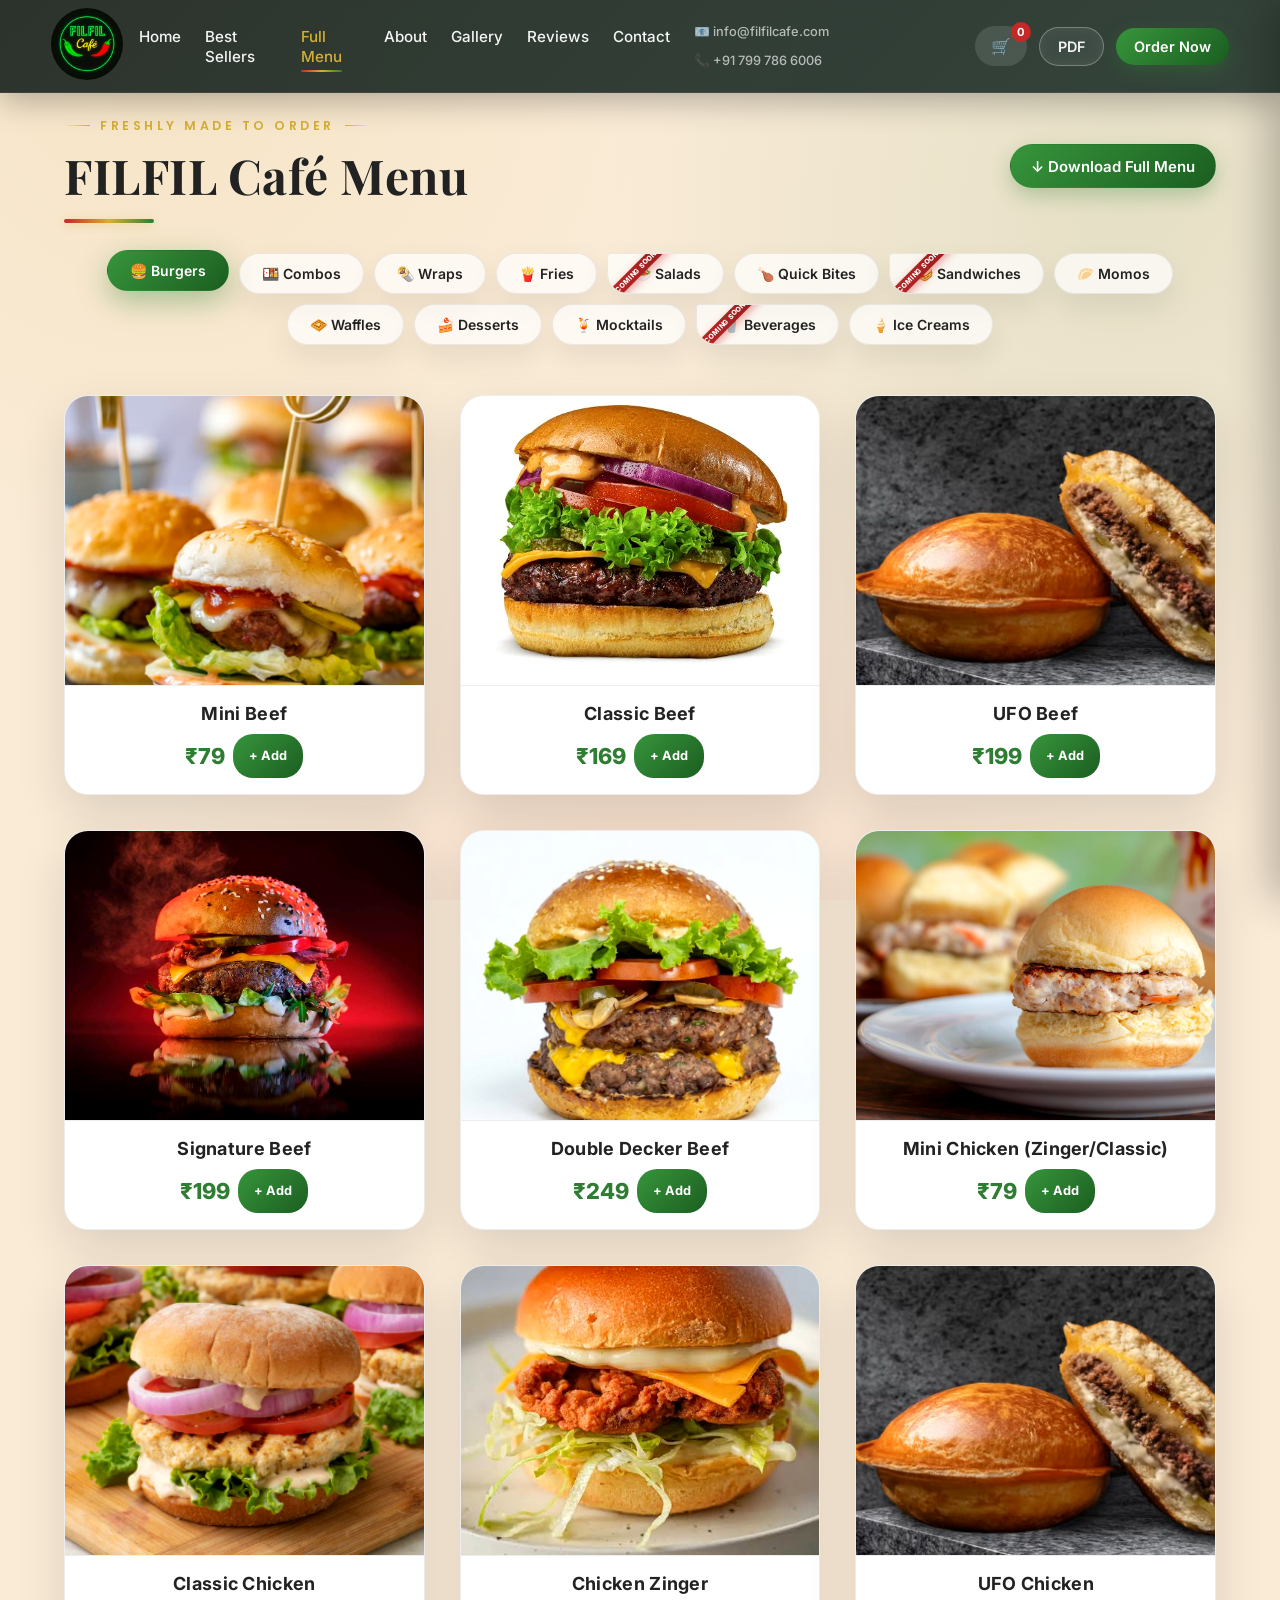
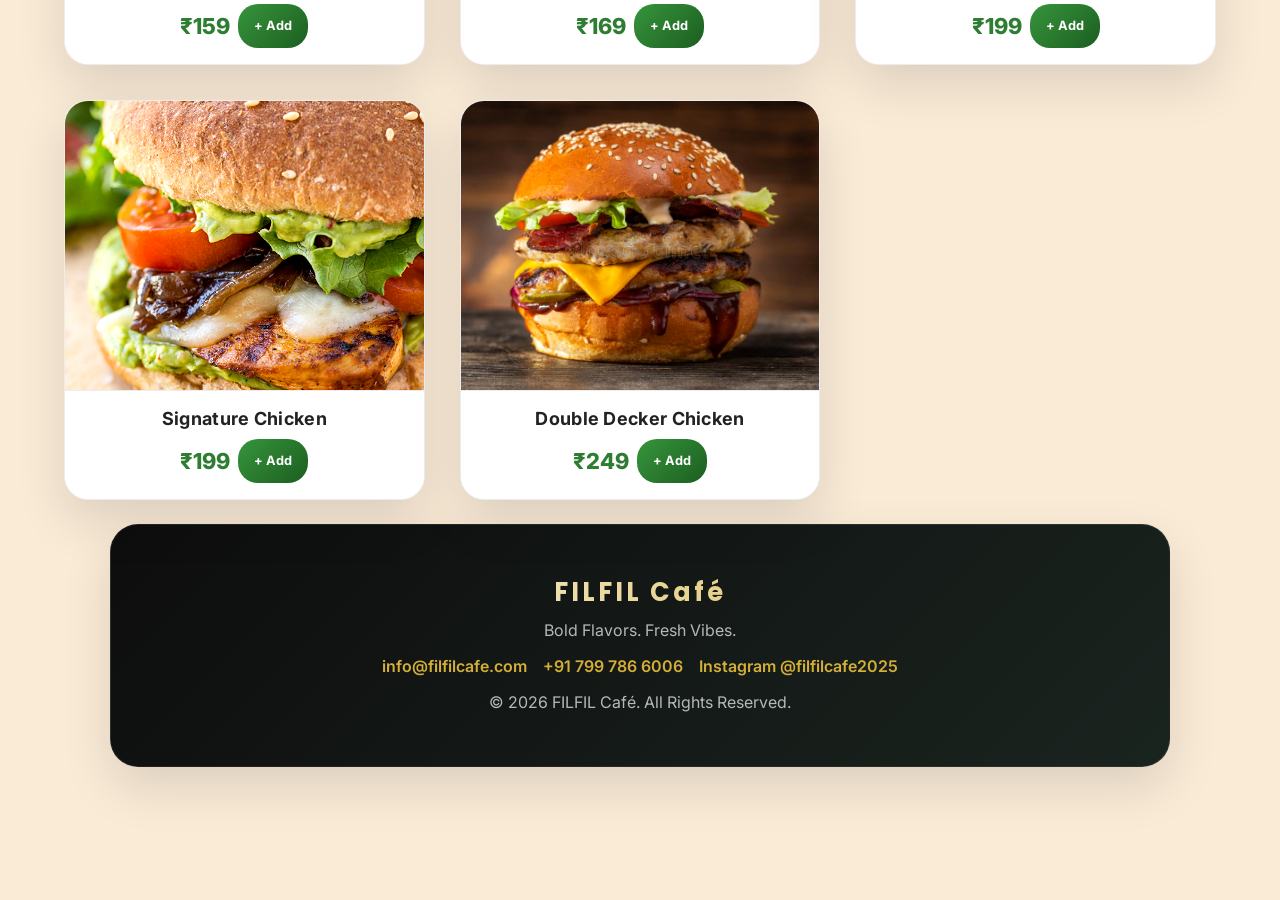
<file: menu.html>
<!DOCTYPE html>
<html lang="en">
<head>
<meta charset="UTF-8">
<meta name="viewport" content="width=device-width, initial-scale=1.0, viewport-fit=cover">
<title>FILFIL Café Menu</title>
<link rel="preconnect" href="https://fonts.googleapis.com">
<link rel="preconnect" href="https://fonts.gstatic.com" crossorigin>
<link href="https://fonts.googleapis.com/css2?family=Inter:wght@400;500;600;700&family=Playfair+Display:ital,wght@0,600;0,700;0,800;1,500&family=Poppins:wght@400;500;600;700;800&display=swap" rel="stylesheet">
<link rel="stylesheet" href="site.css">

<style>
* {
    margin: 0;
    padding: 0;
    box-sizing: border-box;
    font-family: 'Inter', 'Segoe UI', Roboto, Helvetica, Arial, sans-serif;
}

h1, h2, h3, h4, h5, h6 {
    font-family: 'Poppins', 'Segoe UI', Roboto, Helvetica, Arial, sans-serif;
}

body {
    min-height: 100vh;
    min-height: 100dvh;
    overflow-x: hidden;
    padding: max(110px, calc(env(safe-area-inset-top, 0px) + 88px)) max(5%, env(safe-area-inset-right, 0px)) max(40px, env(safe-area-inset-bottom, 0px)) max(5%, env(safe-area-inset-left, 0px));
    background:
        radial-gradient(circle at 12% 6%, rgba(212, 175, 55, 0.10), transparent 38%),
        radial-gradient(circle at 88% 24%, rgba(46, 125, 50, 0.10), transparent 40%),
        radial-gradient(circle at 50% 100%, rgba(198, 40, 40, 0.06), transparent 45%),
        #FAEBD7;
    background-attachment: fixed;
    color: var(--text);
}

/* Page header */
.page-header {
    display: flex;
    justify-content: space-between;
    align-items: center;
    flex-wrap: wrap;
    gap: 16px;
    max-width: 1300px;
    margin: 0 auto 30px;
}

.page-header h1 {
    font-family: var(--font-display);
    font-size: clamp(2.1rem, 4vw, 3rem);
    color: var(--text);
    font-weight: 700;
    letter-spacing: .5px;
}

.page-header .eyebrow {
    margin-bottom: 8px;
}

.page-header h1::after {
    content: '';
    display: block;
    width: 90px;
    height: 4px;
    margin-top: 12px;
    border-radius: 2px;
    background: var(--accent-line);
    box-shadow: 0 2px 10px rgba(212, 175, 55, 0.4);
}

.page-header-actions {
    display: flex;
    gap: 10px;
    flex-wrap: wrap;
}

.btn-download {
    display: inline-flex;
    align-items: center;
    gap: 8px;
    padding: 10px 20px;
    min-height: 44px;
    background: var(--btn-green);
    border: 1px solid transparent;
    color: #fff;
    text-decoration: none;
    border-radius: 50px;
    font-size: 15px;
    font-weight: 600;
    box-shadow: 0 8px 20px rgba(46, 125, 50, 0.3);
    transition: all 0.35s ease;
}

.btn-download:hover {
    background: var(--btn-green-hover);
    color: #fff;
    transform: translateY(-2px) scale(1.03);
    box-shadow: var(--glow-green);
}

.flip-card.flipped .flip-card-inner {
    transform: rotateY(180deg);
}

.flip-card .photo-slot {
    cursor: pointer;
}

/* Category Filter Buttons */
.menu-buttons {
    display: flex;
    justify-content: center;
    flex-wrap: wrap;
    gap: 10px;
    margin-bottom: 50px;
    max-width: 1300px;
    margin-left: auto;
    margin-right: auto;
}

.menu-buttons button {
    padding: 11px 22px;
    border: 1px solid var(--border-light);
    border-radius: 30px;
    background: rgba(255, 255, 255, 0.7);
    backdrop-filter: blur(8px);
    -webkit-backdrop-filter: blur(8px);
    color: var(--text);
    font-size: 14px;
    font-weight: 600;
    cursor: pointer;
    transition: all 0.4s cubic-bezier(0.165, 0.84, 0.44, 1);
    box-shadow: var(--shadow-card);
}

.menu-buttons button:hover,
.menu-buttons button.active {
    background: var(--btn-green);
    border-color: transparent;
    box-shadow: var(--glow-green);
    transform: translateY(-3px);
    color: #fff;
}

.menu-buttons button.is-coming-soon {
    position: relative;
    overflow: hidden;
    border-top-left-radius: 6px;
    padding-left: 26px;
}

.soon-ribbon {
    position: absolute;
    top: 12px;
    left: -30px;
    z-index: 2;
    width: 116px;
    transform: rotate(-45deg);
    background: var(--btn-red);
    color: #fff;
    font-size: 7px;
    font-weight: 800;
    letter-spacing: 0.3px;
    text-transform: uppercase;
    text-align: center;
    line-height: 1.7;
    box-shadow: 0 3px 8px rgba(198, 40, 40, 0.4);
    pointer-events: none;
}

/* Card Grid Styling */
.menu-grid {
    display: grid;
    grid-template-columns: repeat(auto-fit, minmax(290px, 1fr));
    gap: 35px;
    max-width: 1300px;
    margin: auto;
}

@keyframes cardIn {
    from { opacity: 0; transform: translateY(26px); }
    to   { opacity: 1; transform: none; }
}

.flip-card {
    background: transparent;
    height: 400px;
    perspective: 1200px;
    animation: cardIn 0.6s cubic-bezier(0.22, 1, 0.36, 1) backwards;
    transition: transform 0.45s cubic-bezier(0.22, 1, 0.36, 1);
}

.flip-card:hover {
    transform: translateY(-8px);
}

.flip-card-inner {
    position: relative;
    width: 100%;
    height: 100%;
    transition: transform 0.7s cubic-bezier(0.4, 0, 0.2, 1);
    transform-style: preserve-3d;
}

.flip-card-front,
.flip-card-back {
    position: absolute;
    width: 100%;
    height: 100%;
    backface-visibility: hidden;
    border-radius: 24px;
    overflow: hidden;
    box-shadow: var(--shadow-soft);
    border: 1px solid var(--border-light);
}

@media (prefers-reduced-motion: reduce) {
    .flip-card { animation: none; }
}

/* Coming soon placeholder card */
.flip-card.coming-soon {
    perspective: none;
    cursor: default;
}

.flip-card.coming-soon:hover {
    transform: translateY(-6px);
}

.coming-soon-inner {
    height: 100%;
    border-radius: 24px;
    border: 1px dashed rgba(212, 175, 55, 0.55);
    background:
        radial-gradient(120% 90% at 50% 0%, rgba(212, 175, 55, 0.12), transparent 60%),
        var(--grad-light);
    box-shadow: var(--shadow-card);
    display: flex;
    flex-direction: column;
    align-items: center;
    justify-content: center;
    text-align: center;
    padding: 32px 26px;
    gap: 12px;
}

.coming-soon-badge {
    display: inline-flex;
    align-items: center;
    padding: 7px 18px;
    border-radius: 30px;
    background: var(--btn-green);
    color: #fff;
    font-family: var(--font-head);
    font-size: 0.72rem;
    font-weight: 700;
    letter-spacing: 2px;
    text-transform: uppercase;
    box-shadow: 0 8px 20px rgba(46, 125, 50, 0.32);
}

.coming-soon-title {
    font-family: var(--font-display);
    font-size: 1.7rem;
    font-weight: 700;
    color: var(--text);
    letter-spacing: 0.3px;
}

.coming-soon-text {
    color: var(--text-secondary);
    font-size: 0.95rem;
    line-height: 1.6;
    max-width: 240px;
}

/* Front Side styling */
.flip-card-front {
    background: var(--card);
    display: flex;
    flex-direction: column;
}

.photo-slot {
    flex: 1;
    position: relative;
    background: #f0ede8;
    display: flex;
    align-items: center;
    justify-content: center;
    min-height: 0;
}

.photo-slot::after {
    content: 'Add photo';
    position: absolute;
    color: rgba(34, 34, 34, 0.25);
    font-size: 14px;
    font-weight: 600;
    letter-spacing: 0.5px;
    pointer-events: none;
}

.photo-slot img {
    position: absolute;
    inset: 0;
    width: 100%;
    height: 100%;
    object-fit: cover;
    filter: saturate(1.08) contrast(1.04);
    transition: transform 0.6s cubic-bezier(0.22, 1, 0.36, 1);
}

.photo-slot img.loaded {
    z-index: 1;
}

.photo-slot:has(img.loaded)::after {
    display: none;
}

.flip-card:hover .photo-slot img.loaded {
    transform: scale(1.07);
}

.item-info .price-row .item-price-front {
    margin-top: 0;
}

.item-info {
    padding: 16px 20px;
    background: var(--card);
    border-top: 1px solid var(--border-light);
    text-align: center;
}

.item-title {
    position: static;
    width: auto;
    padding: 0;
    background: none;
    color: var(--text);
    font-size: 18px;
    font-weight: 700;
    letter-spacing: 0.3px;
    line-height: 1.3;
}

.item-price-front {
    margin-top: 6px;
    font-size: 22px;
    font-weight: 800;
    color: var(--green);
}

/* Back Side styling */
.flip-card-back {
    background: var(--card);
    color: var(--text);
    transform: rotateY(180deg);
    display: flex;
    flex-direction: column;
    justify-content: center;
    align-items: center;
    text-align: center;
    padding: 30px;
}

.flip-card-back h3 {
    color: var(--red);
    font-size: 22px;
    margin-bottom: 16px;
    font-weight: 700;
    line-height: 1.3;
}

.flip-card-back p {
    display: none;
}

.price {
    font-size: 28px;
    font-weight: 800;
    color: var(--green);
    background: rgba(46, 125, 50, 0.12);
    padding: 4px 16px;
    border-radius: 12px;
}

.badge {
    position: absolute;
    top: 15px;
    right: -30px;
    background: var(--btn-red);
    color: #fff;
    padding: 6px 35px;
    font-size: 12px;
    font-weight: bold;
    transform: rotate(45deg);
    box-shadow: 0 4px 10px rgba(34, 34, 34, 0.2);
}

.hidden {
    display: none;
}

.flip-card-front {
    position: relative;
}

/* Responsive fixes */
@media(max-width: 900px) {
    body {
        padding: max(88px, calc(env(safe-area-inset-top, 0px) + 72px)) max(16px, env(safe-area-inset-right, 0px)) max(70px, env(safe-area-inset-bottom, 0px)) max(16px, env(safe-area-inset-left, 0px));
    }

    .page-header {
        flex-direction: column;
        text-align: center;
        margin-bottom: 20px;
    }

    .page-header h1 {
        font-size: 1.75rem;
    }

    .page-header-actions {
        justify-content: center;
        width: 100%;
    }

    .btn-download {
        width: 100%;
        justify-content: center;
        font-size: 14px;
    }

    .menu-buttons {
        justify-content: flex-start;
        flex-wrap: nowrap;
        overflow-x: auto;
        -webkit-overflow-scrolling: touch;
        scrollbar-width: none;
        margin-bottom: 32px;
        padding-bottom: 4px;
    }

    .menu-buttons::-webkit-scrollbar {
        display: none;
    }

    .menu-buttons button {
        flex-shrink: 0;
        padding: 10px 16px;
        min-height: 44px;
        font-size: 13px;
    }

    .menu-grid {
        grid-template-columns: 1fr;
        gap: 24px;
    }

    .flip-card {
        height: 380px;
    }

    .item-title {
        font-size: 16px;
    }

    .item-price-front {
        font-size: 20px;
    }

    .flip-card-back h3 {
        font-size: 18px;
    }

    .flip-card-back {
        padding: 20px;
    }

    .price {
        font-size: 24px;
    }
}

@media (min-width: 601px) and (max-width: 900px) {
    .menu-grid {
        grid-template-columns: repeat(2, minmax(0, 1fr));
        gap: 20px;
    }

    .flip-card {
        height: 360px;
    }
}

@media(max-width: 480px) {
    body {
        padding: max(82px, calc(env(safe-area-inset-top, 0px) + 68px)) max(12px, env(safe-area-inset-left, 0px)) max(60px, env(safe-area-inset-bottom, 0px)) max(12px, env(safe-area-inset-right, 0px));
    }

    .flip-card {
        height: 360px;
    }

    .page-header h1 {
        font-size: 1.5rem;
    }

    .item-info {
        padding: 14px 16px;
    }

    .price-row {
        flex-direction: column;
        gap: 10px;
    }

    .add-cart-btn {
        width: 100%;
        max-width: 200px;
    }
}

@media (hover: none) {
    .flip-card:hover .photo-slot img.loaded {
        transform: none;
    }

    .btn-download:hover {
        transform: none;
    }
}
</style>
</head>
<body>

<nav class="site-nav">
    <a href="index.html" class="logo-link"><img src="logo.jpeg" alt="FILFIL Café" width="72" height="72" decoding="async"></a>
    <button type="button" class="nav-burger" id="nav-burger" aria-label="Open menu" aria-expanded="false" aria-controls="nav-menu">
        <span class="nav-burger-lines" aria-hidden="true">
            <span></span>
            <span></span>
            <span></span>
        </span>
        <span class="nav-burger-label">Menu</span>
    </button>
    <div class="nav-menu" id="nav-menu" aria-hidden="true">
        <ul>
            <li><a href="index.html#home">Home</a></li>
            <li><a href="index.html#menu">Best Sellers</a></li>
            <li><a href="menu.html" class="active">Full Menu</a></li>
            <li><a href="index.html#about">About</a></li>
            <li><a href="index.html#gallery">Gallery</a></li>
            <li><a href="index.html#reviews">Reviews</a></li>
            <li><a href="index.html#contact">Contact</a></li>
        </ul>
        <div class="nav-contact">
            <a href="mailto:info@filfilcafe.com">📧 info@filfilcafe.com</a>
            <a href="https://wa.me/917997866006" target="_blank" rel="noopener">📞 +91 799 786 6006</a>
        </div>
    </div>
    <div class="nav-actions">
        <button type="button" class="cart-toggle-btn" id="cart-toggle" aria-label="Open cart">
            <span aria-hidden="true">🛒</span>
            <span class="cart-label">Cart</span>
            <span id="cart-count">0</span>
        </button>
        <a href="menu.pdf" class="nav-pdf-btn" download="menu.pdf"><span>PDF</span></a>
        <a href="menu.html" class="nav-order-btn"><span class="nav-btn-text-long">Order Now</span><span class="nav-btn-text-short">Order</span></a>
    </div>
</nav>
<div class="nav-overlay" id="nav-overlay"></div>

<div class="page-header">
    <div class="page-header-title">
        <span class="eyebrow">Freshly made to order</span>
        <h1>FILFIL Café Menu</h1>
    </div>
    <div class="page-header-actions">
        <a href="menu.pdf" class="btn-download" download="menu.pdf">↓ Download Full Menu</a>
    </div>
</div>

<div class="menu-buttons" id="menu-buttons"></div>

<div class="menu-grid" id="menu-grid"></div>

<script src="nav.js"></script>
<script src="cart.js"></script>
<script>
const categories = [
    { id: 'burger', label: '🍔 Burgers' },
    { id: 'combo', label: '🍱 Combos' },
    { id: 'wrap', label: '🌯 Wraps' },
    { id: 'fries', label: '🍟 Fries' },
    { id: 'salad', label: '🥗 Salads', comingSoon: true },
    { id: 'quickbite', label: '🍗 Quick Bites' },
    { id: 'sandwich', label: '🥪 Sandwiches', comingSoon: true },
    { id: 'momo', label: '🥟 Momos' },
    { id: 'waffle', label: '🧇 Waffles' },
    { id: 'dessert', label: '🍰 Desserts' },
    { id: 'mocktail', label: '🍹 Mocktails' },
    { id: 'beverage', label: '🥤 Beverages', comingSoon: true },
    { id: 'icecream', label: '🍦 Ice Creams' }
];

const menuItems = [
    { category: 'burger', name: 'Mini Beef', price: '₹79' },
    { category: 'burger', name: 'Classic Beef', price: '₹169' },
    { category: 'burger', name: 'UFO Beef', price: '₹199' },
    { category: 'burger', name: 'Signature Beef', price: '₹199' },
    { category: 'burger', name: 'Double Decker Beef', price: '₹249' },
    { category: 'burger', name: 'Mini Chicken (Zinger/Classic)', price: '₹79' },
    { category: 'burger', name: 'Classic Chicken', price: '₹159' },
    { category: 'burger', name: 'Chicken Zinger', price: '₹169' },
    { category: 'burger', name: 'UFO Chicken', price: '₹199' },
    { category: 'burger', name: 'Signature Chicken', price: '₹199' },
    { category: 'burger', name: 'Double Decker Chicken', price: '₹249' },

    { category: 'combo', name: 'Mini Burger + French Fries + Juice', price: '₹149' },
    { category: 'combo', name: 'Mini Burger + Chicken Popcorn/Cheese Balls + Juice', price: '₹179' },
    { category: 'combo', name: 'Meal Box (4 Mini Burgers + Popcorn/Cheese Balls + Fries + 2 Campa)', price: '₹349' },

    { category: 'wrap', name: 'Falafel Wrap', price: '₹119' },
    { category: 'wrap', name: 'Falafel Sabbah Wrap', price: '₹139' },
    { category: 'wrap', name: 'Classic Beef Wrap', price: '₹129' },
    { category: 'wrap', name: 'Signature Beef Wrap', price: '₹159' },
    { category: 'wrap', name: 'Classic Chicken Wrap', price: '₹129' },
    { category: 'wrap', name: 'Signature Chicken Wrap', price: '₹159' },
    { category: 'wrap', name: 'Chicken Zinger Wrap', price: '₹139' },

    { category: 'fries', name: 'Plain French Fries', price: '₹79' },
    { category: 'fries', name: 'Peri Peri French Fries', price: '₹99' },
    { category: 'fries', name: 'Cheese Loaded Fries', price: '₹139' },
    { category: 'fries', name: 'Chicken Loaded Fries', price: '₹149' },
    { category: 'fries', name: 'Beef Loaded Fries', price: '₹179' },

    { category: 'quickbite', name: 'Chicken Popcorn', price: '₹119' },
    { category: 'quickbite', name: 'Chicken Cheese Balls', price: '₹129' },
    { category: 'quickbite', name: 'Chicken Strips', price: '₹149' },
    { category: 'quickbite', name: 'Chicken Nuggets', price: '₹149' },
    { category: 'quickbite', name: 'Chicken Kebab Shots', price: '₹149' },
    { category: 'quickbite', name: 'Cheesy Pizza Fingers', price: '₹119' },
    { category: 'quickbite', name: 'Cheese & Jalapeño Poppers', price: '₹129' },
    { category: 'quickbite', name: 'Cheese Corn Triangles', price: '₹129' },
    { category: 'quickbite', name: 'Chilli Garlic Potato Shots', price: '₹129' },
    { category: 'quickbite', name: 'Veggie Pizza Pockets', price: '₹149' },

    { category: 'momo', name: 'Veg Steamed Momos', price: '₹99' },
    { category: 'momo', name: 'Chicken Steamed Momos', price: '₹119' },
    { category: 'momo', name: 'Veg Fried Momos', price: '₹119' },
    { category: 'momo', name: 'Chicken Fried Momos', price: '₹129' },
    { category: 'momo', name: 'Veg Kurkure Momos', price: '₹139' },
    { category: 'momo', name: 'Chicken Kurkure Momos', price: '₹149' },

    { category: 'waffle', name: 'Popsicle', price: '₹69' },
    { category: 'waffle', name: 'Triple Chocolate Bubble', price: '₹199' },
    { category: 'waffle', name: 'Ice Cream Cone Bubble', price: '₹249' },
    { category: 'waffle', name: 'Extra Toppings (Strawberries/Banana/Choco Chips/Ice Cream Scoop)', price: '+₹59' },

    { category: 'dessert', name: 'Apricot Delight', price: '₹100 / ₹200' },
    { category: 'dessert', name: 'Aseed', price: '₹1000/Kg' },
    { category: 'dessert', name: 'Plain Brownie', price: '₹99' },
    { category: 'dessert', name: 'Nutella Brownie', price: '₹129' },
    { category: 'dessert', name: 'Almond Brownie', price: '₹139' },
    { category: 'dessert', name: 'KitKat Brownie', price: '₹149' },
    { category: 'dessert', name: '5 Star Brownie', price: '₹149' },

    { category: 'mocktail', name: 'Blue Lagoon', price: '₹79' },
    { category: 'mocktail', name: 'Virgin Mojito', price: '₹79' },
    { category: 'mocktail', name: 'Cranberry Blast', price: '₹79' },
    { category: 'mocktail', name: 'Strawberry Bliss', price: '₹79' },
    { category: 'mocktail', name: 'Green Apple Fizz', price: '₹79' },
    { category: 'mocktail', name: 'Melon Mania', price: '₹79' },

    { category: 'icecream', name: 'Single Scoop', price: '₹59' },
    { category: 'icecream', name: 'Double Scoop', price: '₹99' },
    { category: 'icecream', name: 'Triple Chocolate Sundae', price: '₹199' },
    { category: 'icecream', name: 'Choco Berry Sundae', price: '₹199' },
    { category: 'icecream', name: 'Nutty Overload', price: '₹199' }
];

function photoPath(filename) {
    return 'photos of menu/' + encodeURIComponent(filename);
}

const updatedPhotoFolder = 'Photos to be changed/';

/* Newer, higher-quality photos supplied by name. These take priority
   over the originals in the photoMap below. */
const updatedPhotoMap = {
    'Single Scoop': 'Ice cream one scoop.png',
    'Double Scoop': 'Double Scoop.png',
    'Triple Chocolate Sundae': 'Triple Chocolate Sundae.png',
    'Choco Berry Sundae': 'Choco Berry Sundae.png',
    'Nutty Overload' : 'Nutty Overload.png',
    'Classic Beef': 'Classic Beef burger.jpeg',
    'UFO Beef': 'UFO Burger.png',
    'UFO Chicken': 'UFO Burger.png',
    'Signature Beef': 'Signature beef burger.jpg',
    'Classic Chicken': 'Classic chicken burger.png',
    'Chicken Zinger': 'Zinger Chicken burger.jpeg',
    'Signature Chicken': 'Signature chicken burger.jpg',

    'Falafel Sabbah Wrap': 'Falafel sabbah wrap.png',
    'Classic Beef Wrap': 'Classic beef wrap.webp',
    'Signature Beef Wrap': 'Signature beef wrap.jpeg',
    'Classic Chicken Wrap': 'classic chicken wrap.jpg',
    'Signature Chicken Wrap': 'signature chicken wrap.jpeg',

    'Plain French Fries': 'salted french fries.webp',

    'Chicken Kebab Shots': 'Chicken Kebab Shots.png',
    'Cheese Corn Triangles': 'Cheese corn triangles.png',

    'Chicken Steamed Momos': 'Chicken Steamed Momos.png',
    'Veg Steamed Momos': 'Chicken Steamed Momos.png',
    'Chicken Fried Momos': 'chicken fried momos.jpg',
    'Veg Fried Momos': 'chicken fried momos.jpg',
    'Chicken Kurkure Momos': 'Chicken Kurkure Momos.jpg',
    'Veg Kurkure Momos': 'Chicken Kurkure Momos.jpg',

    'Popsicle': 'Popsicle waffle.png',
    'Triple Chocolate Bubble': 'Triple Chocolate Bubble Waffle.png',
    'Extra Toppings (Strawberries/Banana/Choco Chips/Ice Cream Scoop)': 'waffle extra topping.png',
    'Ice Cream Cone Bubble': 'Ice Cream Cone Bubblereal.png',


    'Mini Burger + French Fries + Juice': 'Mini burger+french fries+juice.png',
    'Mini Burger + Chicken Popcorn/Cheese Balls + Juice': 'Mini Burger+Chicken PopcornCheese Balls+Juice.png',
    'Meal Box (4 Mini Burgers + Popcorn/Cheese Balls + Fries + 2 Campa)': 'Meal Box 4 Mini Burgers + PopcornCheese Balls + Fries + 2 Campa.png',

    'Single Scoop': 'Ice cream one scoop.png',
    'Double Scoop': 'Double Scoop.png',
    'Triple Chocolate Sundae': 'Triple Chocolate Sundae.png',
    'Choco Berry Sundae': 'Choco Berry Sundae.png',
    'Nutty Overload': 'Nutty Overload.png'

};

const photoMap = {
    'Mini Beef': 'WhatsApp Image 2026-06-17 at 05.24.27.jpeg',
    'Classic Beef': 'WhatsApp Image 2026-06-17 at 05.24.37.jpeg',
    'UFO Beef': 'UFO Burger.png',
    'Signature Beef': 'WhatsApp Image 2026-06-17 at 05.24.25 (1).jpeg',
    'Double Decker Beef': 'WhatsApp Image 2026-06-17 at 05.25.32.jpeg',
    'Mini Chicken (Zinger/Classic)': 'WhatsApp Image 2026-06-17 at 05.24.26 (2).jpeg',
    'Classic Chicken': 'WhatsApp Image 2026-06-17 at 05.24.41 (1).jpeg',
    'Chicken Zinger': 'WhatsApp Image 2026-06-17 at 05.24.41.jpeg',
    'UFO Chicken': 'UFO Burger.png',
    'Double Decker Chicken': 'WhatsApp Image 2026-06-17 at 05.24.27 (1).jpeg',

    'Falafel Wrap': 'WhatsApp Image 2026-06-17 at 05.24.26.jpeg',
    'Falafel Sabbah Wrap': 'WhatsApp Image 2026-06-17 at 05.24.26 (1).jpeg',
    'Classic Beef Wrap': 'WhatsApp Image 2026-06-17 at 05.25.01.jpeg',
    'Classic Chicken Wrap': 'WhatsApp Image 2026-06-17 at 05.24.40.jpeg',
    'Chicken Zinger Wrap': 'WhatsApp Image 2026-06-17 at 05.27.34.jpeg',

    'Peri Peri French Fries': 'WhatsApp Image 2026-06-17 at 05.24.32 (2).jpeg',
    'Cheese Loaded Fries': 'WhatsApp Image 2026-06-17 at 05.24.43 (2).jpeg',
    'Chicken Loaded Fries': 'WhatsApp Image 2026-06-17 at 05.24.43.jpeg',
    'Beef Loaded Fries': 'WhatsApp Image 2026-06-17 at 05.24.43 (1).jpeg',

    'Chicken Popcorn': 'WhatsApp Image 2026-06-17 at 05.24.31.jpeg',
    'Chicken Cheese Balls': 'WhatsApp Image 2026-06-17 at 05.24.30 (3).jpeg',
    'Chicken Strips': 'WhatsApp Image 2026-06-17 at 05.24.30 (2).jpeg',
    'Chicken Nuggets': 'WhatsApp Image 2026-06-17 at 05.24.30 (1).jpeg',
    'Cheesy Pizza Fingers': 'WhatsApp Image 2026-06-17 at 05.24.30.jpeg',
    'Cheese & Jalapeño Poppers': 'WhatsApp Image 2026-06-17 at 05.24.29 (3).jpeg',
    'Cheese Corn Triangles': 'WhatsApp Image 2026-06-17 at 05.24.29 (2).jpeg',
    'Chilli Garlic Potato Shots': 'WhatsApp Image 2026-06-17 at 05.24.29.jpeg',
    'Veggie Pizza Pockets': 'WhatsApp Image 2026-06-17 at 05.24.28.jpeg',

    'Popsicle': 'WhatsApp Image 2026-06-17 at 05.25.29.jpeg',
    'Triple Chocolate Bubble': 'WhatsApp Image 2026-06-17 at 05.24.31 (2).jpeg',
    'Apricot Delight': 'WhatsApp Image 2026-06-17 at 05.24.22.jpeg',
    'Aseed': 'WhatsApp Image 2026-06-17 at 05.24.32.jpeg',
    'Plain Brownie': 'WhatsApp Image 2026-06-17 at 05.24.24 (1).jpeg',
    'Nutella Brownie': 'WhatsApp Image 2026-06-17 at 05.24.23 (2).jpeg',
    'Almond Brownie': 'WhatsApp Image 2026-06-17 at 05.24.24.jpeg',
    'KitKat Brownie': 'WhatsApp Image 2026-06-17 at 05.26.31.jpeg',
    '5 Star Brownie': 'WhatsApp Image 2026-06-17 at 05.28.02.jpeg',

    'Blue Lagoon': 'WhatsApp Image 2026-06-17 at 05.24.33 (3).jpeg',
    'Virgin Mojito': 'WhatsApp Image 2026-06-17 at 05.24.33 (2).jpeg',
    'Cranberry Blast': 'WhatsApp Image 2026-06-17 at 05.24.33 (1).jpeg',
    'Strawberry Bliss': 'WhatsApp Image 2026-06-17 at 05.24.33 (1).jpeg',
    'Melon Mania': 'WhatsApp Image 2026-06-17 at 05.24.33 (1).jpeg',
    'Green Apple Fizz': 'WhatsApp Image 2026-06-17 at 05.24.34.jpeg'
};

function buildMenu() {
    const buttonsEl = document.getElementById('menu-buttons');
    const gridEl = document.getElementById('menu-grid');

    categories.forEach((cat, index) => {
        const btn = document.createElement('button');
        btn.type = 'button';
        btn.id = cat.id;
        btn.dataset.category = cat.id;
        btn.textContent = cat.label;
        if (cat.comingSoon) {
            btn.classList.add('is-coming-soon');
            btn.insertAdjacentHTML('afterbegin', '<span class="soon-ribbon" aria-label="Coming soon">Coming Soon</span>');
        }
        btn.onclick = () => {
            history.replaceState(null, '', '#' + cat.id);
            filterMenu(cat.id, btn);
        };
        if (index === 0) btn.classList.add('active');
        buttonsEl.appendChild(btn);
    });

    menuItems.forEach(item => {
        const updatedFile = updatedPhotoMap[item.name];
        const photoFile = photoMap[item.name];
        const photoSrc = updatedFile
            ? updatedPhotoFolder + encodeURIComponent(updatedFile)
            : (photoFile ? photoPath(photoFile) : '');
        const id = itemId(item.name);
        const card = document.createElement('div');
        card.className = `flip-card ${item.category}`;
        card.dataset.itemId = id;
        card.innerHTML = `
            <div class="flip-card-inner">
                <div class="flip-card-front">
                    <span class="item-qty-badge" hidden>0</span>
                    <div class="photo-slot">
                        ${photoSrc ? `<img src="${photoSrc}" alt="${item.name}" loading="lazy" decoding="async">` : ''}
                    </div>
                    <div class="item-info">
                        <div class="item-title">${item.name}</div>
                        <div class="price-row">
                            <div class="item-price-front">${item.price}</div>
                            <button type="button" class="add-cart-btn" data-name="${item.name.replace(/"/g, '&quot;')}" data-price="${item.price.replace(/"/g, '&quot;')}">+ Add<span class="card-qty-num" hidden>0</span></button>
                        </div>
                    </div>
                </div>
                <div class="flip-card-back">
                    <h3>${item.name}</h3>
                    <div class="price-row">
                        <div class="price">${item.price}</div>
                        <button type="button" class="add-cart-btn" data-name="${item.name.replace(/"/g, '&quot;')}" data-price="${item.price.replace(/"/g, '&quot;')}">+ Add<span class="card-qty-num" hidden>0</span></button>
                    </div>
                </div>
            </div>
        `;
        const img = card.querySelector('img');
        if (img) {
            img.addEventListener('load', () => img.classList.add('loaded'));
            img.addEventListener('error', () => { img.remove(); });
            if (img.complete && img.naturalWidth) img.classList.add('loaded');
        }

        card.querySelector('.photo-slot')?.addEventListener('click', () => {
            card.classList.toggle('flipped');
        });

        card.querySelectorAll('.add-cart-btn').forEach((btn) => {
            btn.addEventListener('click', (e) => {
                e.stopPropagation();
                Cart.add({ name: btn.dataset.name, price: btn.dataset.price });
                btn.classList.add('added');
                setTimeout(() => btn.classList.remove('added'), 600);
            });
        });

        gridEl.appendChild(card);
    });

    categories.filter(cat => cat.comingSoon).forEach(cat => {
        const card = document.createElement('div');
        card.className = `flip-card coming-soon ${cat.id}`;
        const label = cat.label.replace(/^[^\p{L}]+/u, '').trim();
        card.innerHTML = `
            <div class="coming-soon-inner">
                <span class="coming-soon-badge">Coming Soon</span>
                <h3 class="coming-soon-title">${label}</h3>
                <p class="coming-soon-text">We're crafting something special. Stay tuned!</p>
            </div>
        `;
        gridEl.appendChild(card);
    });

    updateMenuCardQuantities();
}

function filterMenu(category, buttonElement) {
    const buttons = document.querySelectorAll('.menu-buttons button');
    buttons.forEach(btn => btn.classList.remove('active'));
    buttonElement.classList.add('active');

    document.querySelectorAll('.flip-card').forEach(card => {
        card.classList.toggle('hidden', !card.classList.contains(category));
    });
}

function applyCategoryFromHash() {
    const hash = location.hash.replace('#', '');
    const validIds = categories.map(cat => cat.id);
    const category = validIds.includes(hash) ? hash : 'burger';
    const button = document.querySelector(`.menu-buttons button[data-category="${category}"]`)
        || document.querySelector('.menu-buttons button');

    filterMenu(category, button);

    if (hash && validIds.includes(hash)) {
        document.getElementById('menu-buttons')?.scrollIntoView({ behavior: 'smooth', block: 'start' });
    }
}

buildMenu();
applyCategoryFromHash();
window.addEventListener('hashchange', applyCategoryFromHash);
if (typeof window.refreshReveal === 'function') window.refreshReveal();
</script>
<script src="reveal.js"></script>

<div id="cart-overlay"></div>
<aside id="cart-panel">
    <div class="cart-header">
        <h2>Your Cart</h2>
        <button type="button" id="cart-close" aria-label="Close cart">&times;</button>
    </div>
    <p id="cart-empty">Your cart is empty. Add items from the menu!</p>
    <div id="cart-items"></div>
    <div id="cart-footer" style="display:none">
        <div class="cart-total-row">
            <span>Total</span>
            <span id="cart-total">₹0</span>
        </div>
        <p class="cart-catalog-note">Tap below to send your order as a WhatsApp message.</p>
        <a id="cart-checkout" href="#" target="_blank" rel="noopener">Order on WhatsApp</a>
        <button type="button" id="cart-clear">Clear Cart</button>
    </div>
</aside>

<footer class="site-footer">
    <h3>FILFIL Café</h3>
    <p>Bold Flavors. Fresh Vibes.</p>
    <div class="footer-contact">
        <a href="mailto:info@filfilcafe.com">info@filfilcafe.com</a>
        <a href="https://wa.me/917997866006" target="_blank" rel="noopener">+91 799 786 6006</a>
        <a href="https://www.instagram.com/filfilcafe2025/" target="_blank" rel="noopener noreferrer">Instagram @filfilcafe2025</a>
    </div>
    <p>© 2026 FILFIL Café. All Rights Reserved.</p>
</footer>

</body>
</html>
</file>
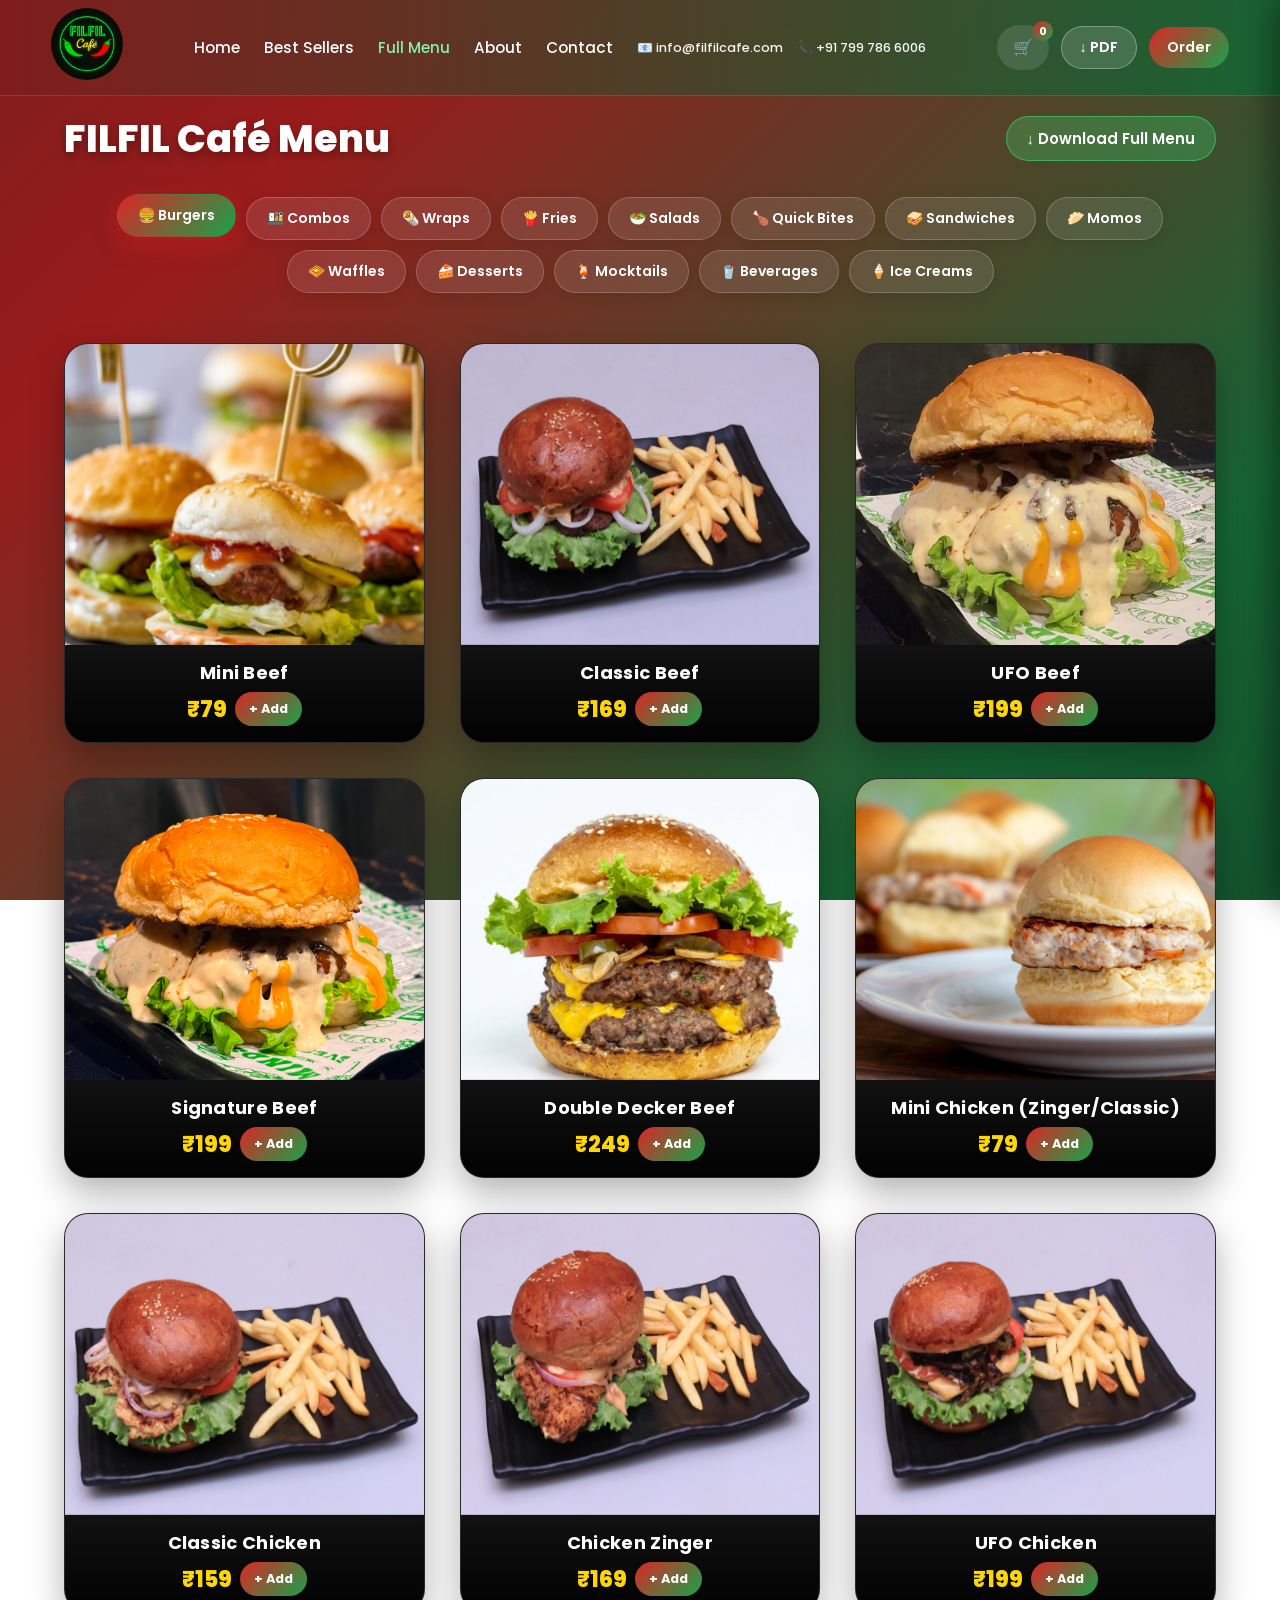
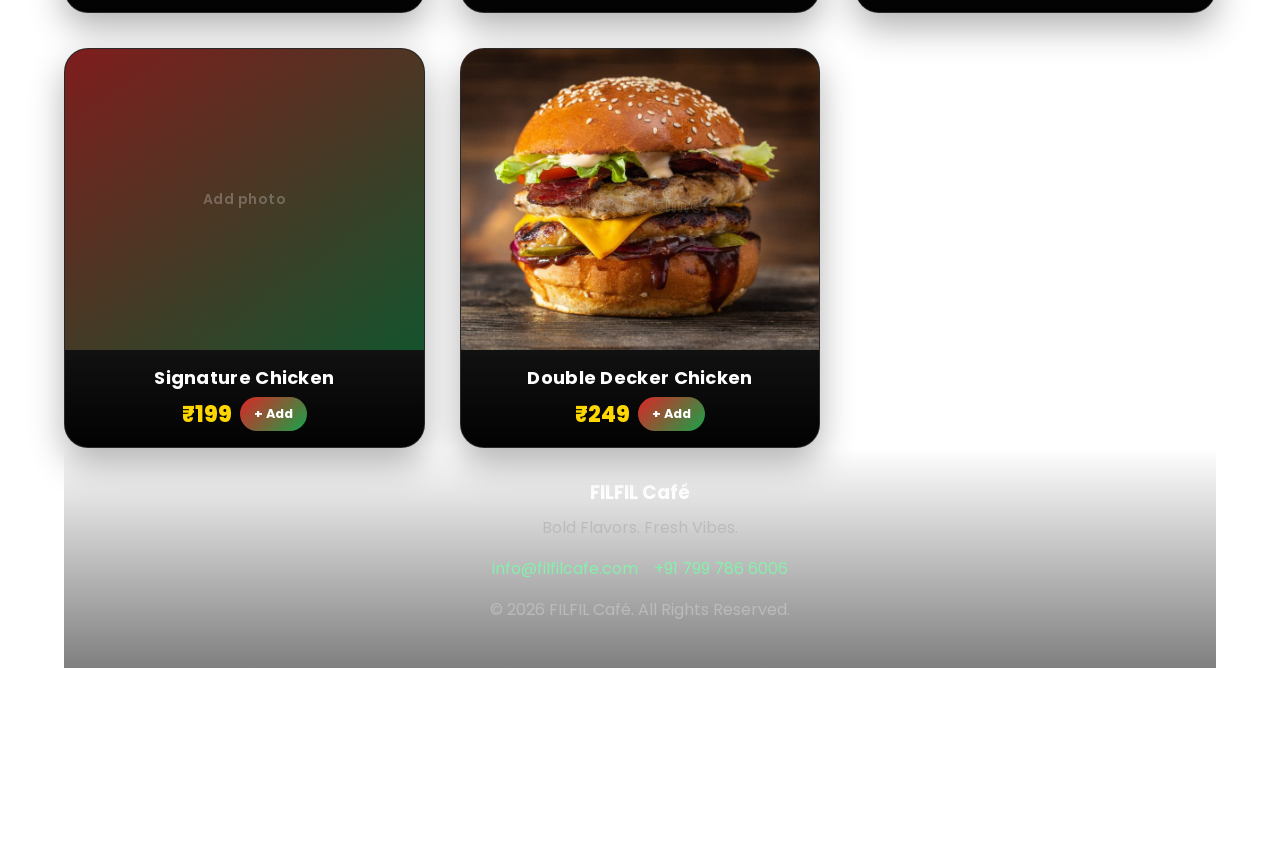
<file: Filfil_cafe/menu.html>
<!DOCTYPE html>
<html lang="en">
<head>
<meta charset="UTF-8">
<meta name="viewport" content="width=device-width, initial-scale=1.0">
<title>FILFIL Café Menu</title>
<link href="https://fonts.googleapis.com/css2?family=Poppins:wght@400;500;600;700;800&display=swap" rel="stylesheet">
<link rel="stylesheet" href="site.css">

<style>
* {
    margin: 0;
    padding: 0;
    box-sizing: border-box;
    font-family: 'Poppins', 'Segoe UI', Roboto, Helvetica, Arial, sans-serif;
}

body {
    min-height: 100vh;
    padding: 110px 5% 40px;
    color: #fff;
}

/* Page header */
.page-header {
    display: flex;
    justify-content: space-between;
    align-items: center;
    flex-wrap: wrap;
    gap: 16px;
    max-width: 1300px;
    margin: 0 auto 30px;
}

.page-header h1 {
    font-size: 2.4rem;
    text-shadow: 0 4px 10px rgba(0,0,0,0.3);
    font-weight: 800;
}

.page-header-actions {
    display: flex;
    gap: 10px;
    flex-wrap: wrap;
}

.btn-download {
    display: inline-flex;
    align-items: center;
    gap: 8px;
    padding: 10px 20px;
    background: rgba(56, 239, 125, 0.25);
    border: 1px solid rgba(56, 239, 125, 0.5);
    color: white;
    text-decoration: none;
    border-radius: 50px;
    font-size: 15px;
    font-weight: 600;
    backdrop-filter: blur(10px);
    transition: all 0.3s ease;
}

.btn-download:hover {
    background: #38ef7d;
    color: #000;
    transform: translateX(3px);
    box-shadow: 0 5px 15px rgba(56, 239, 125, 0.4);
}

.flip-card.flipped .flip-card-inner {
    transform: rotateY(180deg);
}

.flip-card .photo-slot {
    cursor: pointer;
}

/* Category Filter Buttons */
.menu-buttons {
    display: flex;
    justify-content: center;
    flex-wrap: wrap;
    gap: 10px;
    margin-bottom: 50px;
    max-width: 1300px;
    margin-left: auto;
    margin-right: auto;
}

.menu-buttons button {
    padding: 10px 20px;
    border: 1px solid rgba(255, 255, 255, 0.2);
    border-radius: 30px;
    background: rgba(255, 255, 255, 0.1);
    backdrop-filter: blur(10px);
    color: white;
    font-size: 14px;
    font-weight: 600;
    cursor: pointer;
    transition: all 0.4s cubic-bezier(0.165, 0.84, 0.44, 1);
    box-shadow: 0 4px 15px rgba(0,0,0,0.1);
}

.menu-buttons button:hover,
.menu-buttons button.active {
    background: linear-gradient(135deg, #dc2626, #16a34a);
    border-color: transparent;
    box-shadow: 0 8px 25px rgba(220, 38, 38, 0.35);
    transform: translateY(-3px);
    color: #fff;
}

/* Card Grid Styling */
.menu-grid {
    display: grid;
    grid-template-columns: repeat(auto-fit, minmax(290px, 1fr));
    gap: 35px;
    max-width: 1300px;
    margin: auto;
}

.flip-card {
    background: transparent;
    height: 400px;
    perspective: 1200px;
}

.flip-card-inner {
    position: relative;
    width: 100%;
    height: 100%;
    transition: transform 0.7s cubic-bezier(0.4, 0, 0.2, 1);
    transform-style: preserve-3d;
}

.flip-card-front,
.flip-card-back {
    position: absolute;
    width: 100%;
    height: 100%;
    backface-visibility: hidden;
    border-radius: 24px;
    overflow: hidden;
    box-shadow: 0 15px 35px rgba(0,0,0,0.3);
    border: 1px solid rgba(255, 255, 255, 0.1);
}

/* Front Side styling */
.flip-card-front {
    background: #111;
    display: flex;
    flex-direction: column;
}

.photo-slot {
    flex: 1;
    position: relative;
    background: linear-gradient(145deg, #7f1d1d 0%, #14532d 100%);
    display: flex;
    align-items: center;
    justify-content: center;
    min-height: 0;
}

.photo-slot::after {
    content: 'Add photo';
    position: absolute;
    color: rgba(255, 255, 255, 0.25);
    font-size: 14px;
    font-weight: 600;
    letter-spacing: 0.5px;
    pointer-events: none;
}

.photo-slot img {
    position: absolute;
    inset: 0;
    width: 100%;
    height: 100%;
    object-fit: cover;
    transition: transform 0.5s ease;
}

.photo-slot img.loaded {
    z-index: 1;
}

.photo-slot:has(img.loaded)::after {
    display: none;
}

.flip-card:hover .photo-slot img.loaded {
    transform: scale(1.05);
}

.item-info .price-row .item-price-front {
    margin-top: 0;
}

.item-info {
    padding: 16px 20px;
    background: linear-gradient(transparent, rgba(0,0,0,0.9));
    text-align: center;
}

.item-title {
    position: static;
    width: auto;
    padding: 0;
    background: none;
    color: white;
    font-size: 18px;
    font-weight: 700;
    letter-spacing: 0.3px;
    line-height: 1.3;
}

.item-price-front {
    margin-top: 6px;
    font-size: 22px;
    font-weight: 800;
    color: #ffd700;
}

/* Back Side styling */
.flip-card-back {
    background: rgba(255, 255, 255, 0.95);
    color: #1a1a1a;
    transform: rotateY(180deg);
    display: flex;
    flex-direction: column;
    justify-content: center;
    align-items: center;
    text-align: center;
    padding: 30px;
}

.flip-card-back h3 {
    color: #dc2626;
    font-size: 22px;
    margin-bottom: 16px;
    font-weight: 700;
    line-height: 1.3;
}

.flip-card-back p {
    display: none;
}

.price {
    font-size: 28px;
    font-weight: 800;
    color: #16a34a;
    background: rgba(22, 163, 74, 0.15);
    padding: 4px 16px;
    border-radius: 12px;
}

.badge {
    position: absolute;
    top: 15px;
    right: -30px;
    background: #ff4d4d;
    color: white;
    padding: 6px 35px;
    font-size: 12px;
    font-weight: bold;
    transform: rotate(45deg);
    box-shadow: 0 4px 10px rgba(0,0,0,0.2);
}

.hidden {
    display: none;
}

.flip-card-front {
    position: relative;
}

/* Responsive fixes */
@media(max-width: 900px) {
    body {
        padding: 88px 16px 70px;
    }

    .page-header {
        flex-direction: column;
        text-align: center;
        margin-bottom: 20px;
    }

    .page-header h1 {
        font-size: 1.75rem;
    }

    .page-header-actions {
        justify-content: center;
        width: 100%;
    }

    .btn-download {
        width: 100%;
        justify-content: center;
        font-size: 14px;
    }

    .menu-buttons {
        justify-content: flex-start;
        flex-wrap: nowrap;
        overflow-x: auto;
        -webkit-overflow-scrolling: touch;
        scrollbar-width: none;
        margin-bottom: 32px;
        padding-bottom: 4px;
    }

    .menu-buttons::-webkit-scrollbar {
        display: none;
    }

    .menu-buttons button {
        flex-shrink: 0;
        padding: 8px 16px;
        font-size: 13px;
    }

    .menu-grid {
        grid-template-columns: 1fr;
        gap: 24px;
    }

    .flip-card {
        height: 380px;
    }

    .item-title {
        font-size: 16px;
    }

    .item-price-front {
        font-size: 20px;
    }

    .flip-card-back h3 {
        font-size: 18px;
    }

    .flip-card-back {
        padding: 20px;
    }

    .price {
        font-size: 24px;
    }
}

@media(max-width: 480px) {
    body {
        padding: 82px 12px 60px;
    }

    .flip-card {
        height: 360px;
    }

    .page-header h1 {
        font-size: 1.5rem;
    }
}
</style>
</head>
<body>

<nav class="site-nav">
    <a href="Index.html" class="logo-link"><img src="logo.jpeg" alt="FILFIL Café"></a>
    <button type="button" class="nav-burger" id="nav-burger" aria-label="Open menu" aria-expanded="false" aria-controls="nav-menu">
        <span></span>
        <span></span>
        <span></span>
    </button>
    <div class="nav-menu" id="nav-menu">
        <ul>
            <li><a href="Index.html#home">Home</a></li>
            <li><a href="Index.html#menu">Best Sellers</a></li>
            <li><a href="menu.html" class="active">Full Menu</a></li>
            <li><a href="Index.html#about">About</a></li>
            <li><a href="Index.html#contact">Contact</a></li>
        </ul>
        <div class="nav-contact">
            <a href="mailto:info@filfilcafe.com">📧 info@filfilcafe.com</a>
            <a href="https://wa.me/917997866006" target="_blank" rel="noopener">📞 +91 799 786 6006</a>
        </div>
    </div>
    <div class="nav-actions">
        <button type="button" class="cart-toggle-btn" id="cart-toggle">🛒 <span id="cart-count">0</span></button>
        <a href="menu.pdf" class="nav-pdf-btn" download="menu.pdf"><span>↓ PDF</span></a>
        <a href="menu.html" class="nav-order-btn"><span>Order</span></a>
    </div>
</nav>
<div class="nav-overlay" id="nav-overlay"></div>

<div class="page-header">
    <h1>FILFIL Café Menu</h1>
    <div class="page-header-actions">
        <a href="menu.pdf" class="btn-download" download="menu.pdf">↓ Download Full Menu</a>
    </div>
</div>

<div class="menu-buttons" id="menu-buttons"></div>

<div class="menu-grid" id="menu-grid"></div>

<script src="nav.js"></script>
<script src="cart.js"></script>
<script>
const categories = [
    { id: 'burger', label: '🍔 Burgers' },
    { id: 'combo', label: '🍱 Combos' },
    { id: 'wrap', label: '🌯 Wraps' },
    { id: 'fries', label: '🍟 Fries' },
    { id: 'salad', label: '🥗 Salads' },
    { id: 'quickbite', label: '🍗 Quick Bites' },
    { id: 'sandwich', label: '🥪 Sandwiches' },
    { id: 'momo', label: '🥟 Momos' },
    { id: 'waffle', label: '🧇 Waffles' },
    { id: 'dessert', label: '🍰 Desserts' },
    { id: 'mocktail', label: '🍹 Mocktails' },
    { id: 'beverage', label: '🥤 Beverages' },
    { id: 'icecream', label: '🍦 Ice Creams' }
];

const menuItems = [
    { category: 'burger', name: 'Mini Beef', price: '₹79' },
    { category: 'burger', name: 'Classic Beef', price: '₹169' },
    { category: 'burger', name: 'UFO Beef', price: '₹199' },
    { category: 'burger', name: 'Signature Beef', price: '₹199' },
    { category: 'burger', name: 'Double Decker Beef', price: '₹249' },
    { category: 'burger', name: 'Mini Chicken (Zinger/Classic)', price: '₹79' },
    { category: 'burger', name: 'Classic Chicken', price: '₹159' },
    { category: 'burger', name: 'Chicken Zinger', price: '₹169' },
    { category: 'burger', name: 'UFO Chicken', price: '₹199' },
    { category: 'burger', name: 'Signature Chicken', price: '₹199' },
    { category: 'burger', name: 'Double Decker Chicken', price: '₹249' },

    { category: 'combo', name: 'Mini Burger + French Fries + Juice', price: '₹149' },
    { category: 'combo', name: 'Mini Burger + Chicken Popcorn/Cheese Balls + Juice', price: '₹179' },
    { category: 'combo', name: 'Meal Box (4 Mini Burgers + Popcorn/Cheese Balls + Fries + 2 Campa)', price: '₹349' },

    { category: 'wrap', name: 'Falafel Wrap', price: '₹119' },
    { category: 'wrap', name: 'Falafel Sabbah Wrap', price: '₹139' },
    { category: 'wrap', name: 'Classic Beef Wrap', price: '₹129' },
    { category: 'wrap', name: 'Signature Beef Wrap', price: '₹159' },
    { category: 'wrap', name: 'Classic Chicken Wrap', price: '₹129' },
    { category: 'wrap', name: 'Signature Chicken Wrap', price: '₹159' },
    { category: 'wrap', name: 'Chicken Zinger Wrap', price: '₹139' },

    { category: 'fries', name: 'Plain French Fries', price: '₹79' },
    { category: 'fries', name: 'Peri Peri French Fries', price: '₹99' },
    { category: 'fries', name: 'Cheese Loaded Fries', price: '₹139' },
    { category: 'fries', name: 'Chicken Loaded Fries', price: '₹149' },
    { category: 'fries', name: 'Beef Loaded Fries', price: '₹179' },

    { category: 'salad', name: 'Sprouts Salad', price: '₹149' },
    { category: 'salad', name: 'Veggie Salad', price: '₹149' },
    { category: 'salad', name: 'Chicken Salad', price: '₹179' },
    { category: 'salad', name: 'Beef Salad', price: '₹199' },

    { category: 'quickbite', name: 'Chicken Popcorn', price: '₹119' },
    { category: 'quickbite', name: 'Chicken Cheese Balls', price: '₹129' },
    { category: 'quickbite', name: 'Chicken Strips', price: '₹149' },
    { category: 'quickbite', name: 'Chicken Nuggets', price: '₹149' },
    { category: 'quickbite', name: 'Chicken Kebab Shots', price: '₹149' },
    { category: 'quickbite', name: 'Cheesy Pizza Fingers', price: '₹119' },
    { category: 'quickbite', name: 'Cheese & Jalapeño Poppers', price: '₹129' },
    { category: 'quickbite', name: 'Cheese Corn Triangles', price: '₹129' },
    { category: 'quickbite', name: 'Chilli Garlic Potato Shots', price: '₹129' },
    { category: 'quickbite', name: 'Veggie Pizza Pockets', price: '₹149' },

    { category: 'sandwich', name: 'Veg Sandwich', price: '₹79' },
    { category: 'sandwich', name: 'Veg Cheese Sandwich', price: '₹99' },
    { category: 'sandwich', name: 'Chicken Sandwich', price: '₹79' },
    { category: 'sandwich', name: 'Chicken Cheese Sandwich', price: '₹99' },
    { category: 'sandwich', name: 'Chicken Tikka Sandwich', price: '₹119' },

    { category: 'momo', name: 'Veg Steamed Momos', price: '₹99' },
    { category: 'momo', name: 'Chicken Steamed Momos', price: '₹119' },
    { category: 'momo', name: 'Veg Fried Momos', price: '₹119' },
    { category: 'momo', name: 'Chicken Fried Momos', price: '₹129' },
    { category: 'momo', name: 'Veg Kurkure Momos', price: '₹139' },
    { category: 'momo', name: 'Chicken Kurkure Momos', price: '₹149' },

    { category: 'waffle', name: 'Popsicle', price: '₹69' },
    { category: 'waffle', name: 'Triple Chocolate Bubble', price: '₹199' },
    { category: 'waffle', name: 'Ice Cream Cone Bubble', price: '₹249' },
    { category: 'waffle', name: 'Extra Toppings (Strawberries/Banana/Choco Chips/Ice Cream Scoop)', price: '+₹59' },

    { category: 'dessert', name: 'Apricot Delight', price: '₹100 / ₹200' },
    { category: 'dessert', name: 'Aseed', price: '₹1000/Kg' },
    { category: 'dessert', name: 'Plain Brownie', price: '₹99' },
    { category: 'dessert', name: 'Nutella Brownie', price: '₹129' },
    { category: 'dessert', name: 'Almond Brownie', price: '₹139' },
    { category: 'dessert', name: 'KitKat Brownie', price: '₹149' },
    { category: 'dessert', name: '5 Star Brownie', price: '₹149' },
    { category: 'dessert', name: 'Choco Lava', price: '₹99' },

    { category: 'mocktail', name: 'Blue Lagoon', price: '₹79' },
    { category: 'mocktail', name: 'Virgin Mojito', price: '₹79' },
    { category: 'mocktail', name: 'Cranberry Blast', price: '₹79' },
    { category: 'mocktail', name: 'Strawberry Bliss', price: '₹79' },
    { category: 'mocktail', name: 'Green Apple Fizz', price: '₹79' },
    { category: 'mocktail', name: 'Melon Mania', price: '₹79' },

    { category: 'beverage', name: 'Chocolate Milk Shake', price: '₹99' },
    { category: 'beverage', name: 'Strawberry Milk Shake', price: '₹99' },
    { category: 'beverage', name: 'Seasonal Fruit Milk Shake', price: '₹129' },
    { category: 'beverage', name: 'Cold Coffee', price: '₹99' },
    { category: 'beverage', name: 'Cold Coffee with Ice Cream', price: '₹149' },
    { category: 'beverage', name: 'Water Bottle', price: '₹10' },
    { category: 'beverage', name: 'Campa', price: '₹10' },

    { category: 'icecream', name: 'Single Scoop', price: '₹59' },
    { category: 'icecream', name: 'Double Scoop', price: '₹99' },
    { category: 'icecream', name: 'Triple Chocolate Sundae', price: '₹199' },
    { category: 'icecream', name: 'Choco Berry Sundae', price: '₹199' },
    { category: 'icecream', name: 'Nutty Overload', price: '₹199' }
];

function photoPath(filename) {
    return 'photos of menu/' + encodeURIComponent(filename);
}

const photoMap = {
    'Mini Beef': 'WhatsApp Image 2026-06-17 at 05.24.27.jpeg',
    'Classic Beef': 'WhatsApp Image 2026-06-17 at 05.24.37.jpeg',
    'UFO Beef': 'WhatsApp Image 2026-06-17 at 05.24.25 (2).jpeg',
    'Signature Beef': 'WhatsApp Image 2026-06-17 at 05.24.25 (1).jpeg',
    'Double Decker Beef': 'WhatsApp Image 2026-06-17 at 05.25.32.jpeg',
    'Mini Chicken (Zinger/Classic)': 'WhatsApp Image 2026-06-17 at 05.24.26 (2).jpeg',
    'Classic Chicken': 'WhatsApp Image 2026-06-17 at 05.24.41 (1).jpeg',
    'Chicken Zinger': 'WhatsApp Image 2026-06-17 at 05.24.41.jpeg',
    'UFO Chicken': 'WhatsApp Image 2026-06-17 at 05.24.39.jpeg',
    'Double Decker Chicken': 'WhatsApp Image 2026-06-17 at 05.24.27 (1).jpeg',

    'Falafel Wrap': 'WhatsApp Image 2026-06-17 at 05.24.26.jpeg',
    'Falafel Sabbah Wrap': 'WhatsApp Image 2026-06-17 at 05.24.26 (1).jpeg',
    'Classic Beef Wrap': 'WhatsApp Image 2026-06-17 at 05.25.01.jpeg',
    'Classic Chicken Wrap': 'WhatsApp Image 2026-06-17 at 05.24.40.jpeg',
    'Chicken Zinger Wrap': 'WhatsApp Image 2026-06-17 at 05.27.34.jpeg',

    'Peri Peri French Fries': 'WhatsApp Image 2026-06-17 at 05.24.32 (2).jpeg',
    'Cheese Loaded Fries': 'WhatsApp Image 2026-06-17 at 05.24.43 (2).jpeg',
    'Chicken Loaded Fries': 'WhatsApp Image 2026-06-17 at 05.24.43.jpeg',
    'Beef Loaded Fries': 'WhatsApp Image 2026-06-17 at 05.24.43 (1).jpeg',

    'Chicken Popcorn': 'WhatsApp Image 2026-06-17 at 05.24.31.jpeg',
    'Chicken Cheese Balls': 'WhatsApp Image 2026-06-17 at 05.24.30 (3).jpeg',
    'Chicken Strips': 'WhatsApp Image 2026-06-17 at 05.24.30 (2).jpeg',
    'Chicken Nuggets': 'WhatsApp Image 2026-06-17 at 05.24.30 (1).jpeg',
    'Cheesy Pizza Fingers': 'WhatsApp Image 2026-06-17 at 05.24.30.jpeg',
    'Cheese & Jalapeño Poppers': 'WhatsApp Image 2026-06-17 at 05.24.29 (3).jpeg',
    'Cheese Corn Triangles': 'WhatsApp Image 2026-06-17 at 05.24.29 (2).jpeg',
    'Chilli Garlic Potato Shots': 'WhatsApp Image 2026-06-17 at 05.24.29.jpeg',
    'Veggie Pizza Pockets': 'WhatsApp Image 2026-06-17 at 05.24.28.jpeg',

    'Popsicle': 'WhatsApp Image 2026-06-17 at 05.25.29.jpeg',
    'Triple Chocolate Bubble': 'WhatsApp Image 2026-06-17 at 05.24.31 (2).jpeg',
    'Ice Cream Cone Bubble': 'WhatsApp Image 2026-06-17 at 05.25.02.jpeg',

    'Apricot Delight': 'WhatsApp Image 2026-06-17 at 05.24.22.jpeg',
    'Aseed': 'WhatsApp Image 2026-06-17 at 05.24.32.jpeg',
    'Plain Brownie': 'WhatsApp Image 2026-06-17 at 05.24.24 (1).jpeg',
    'Nutella Brownie': 'WhatsApp Image 2026-06-17 at 05.24.23 (2).jpeg',
    'Almond Brownie': 'WhatsApp Image 2026-06-17 at 05.24.24.jpeg',
    'KitKat Brownie': 'WhatsApp Image 2026-06-17 at 05.26.31.jpeg',
    '5 Star Brownie': 'WhatsApp Image 2026-06-17 at 05.28.02.jpeg',

    'Blue Lagoon': 'WhatsApp Image 2026-06-17 at 05.24.33 (3).jpeg',
    'Virgin Mojito': 'WhatsApp Image 2026-06-17 at 05.24.33 (2).jpeg',
    'Cranberry Blast': 'WhatsApp Image 2026-06-17 at 05.24.33 (1).jpeg',
    'Green Apple Fizz': 'WhatsApp Image 2026-06-17 at 05.24.34.jpeg'
};

function buildMenu() {
    const buttonsEl = document.getElementById('menu-buttons');
    const gridEl = document.getElementById('menu-grid');

    categories.forEach((cat, index) => {
        const btn = document.createElement('button');
        btn.type = 'button';
        btn.id = cat.id;
        btn.dataset.category = cat.id;
        btn.textContent = cat.label;
        btn.onclick = () => {
            history.replaceState(null, '', '#' + cat.id);
            filterMenu(cat.id, btn);
        };
        if (index === 0) btn.classList.add('active');
        buttonsEl.appendChild(btn);
    });

    menuItems.forEach(item => {
        const photoFile = photoMap[item.name];
        const photoSrc = photoFile ? photoPath(photoFile) : '';
        const id = itemId(item.name);
        const card = document.createElement('div');
        card.className = `flip-card ${item.category}`;
        card.dataset.itemId = id;
        card.innerHTML = `
            <div class="flip-card-inner">
                <div class="flip-card-front">
                    <span class="item-qty-badge" hidden>0</span>
                    <div class="photo-slot">
                        ${photoSrc ? `<img src="${photoSrc}" alt="${item.name}">` : ''}
                    </div>
                    <div class="item-info">
                        <div class="item-title">${item.name}</div>
                        <div class="price-row">
                            <div class="item-price-front">${item.price}</div>
                            <button type="button" class="add-cart-btn" data-name="${item.name.replace(/"/g, '&quot;')}" data-price="${item.price.replace(/"/g, '&quot;')}">+ Add<span class="card-qty-num" hidden>0</span></button>
                        </div>
                    </div>
                </div>
                <div class="flip-card-back">
                    <h3>${item.name}</h3>
                    <div class="price-row">
                        <div class="price">${item.price}</div>
                        <button type="button" class="add-cart-btn" data-name="${item.name.replace(/"/g, '&quot;')}" data-price="${item.price.replace(/"/g, '&quot;')}">+ Add<span class="card-qty-num" hidden>0</span></button>
                    </div>
                </div>
            </div>
        `;
        const img = card.querySelector('img');
        if (img) {
            img.addEventListener('load', () => img.classList.add('loaded'));
            img.addEventListener('error', () => { img.remove(); });
            if (img.complete && img.naturalWidth) img.classList.add('loaded');
        }

        card.querySelector('.photo-slot')?.addEventListener('click', () => {
            card.classList.toggle('flipped');
        });

        card.querySelectorAll('.add-cart-btn').forEach((btn) => {
            btn.addEventListener('click', (e) => {
                e.stopPropagation();
                Cart.add({ name: btn.dataset.name, price: btn.dataset.price });
                btn.classList.add('added');
                setTimeout(() => btn.classList.remove('added'), 600);
            });
        });

        gridEl.appendChild(card);
    });

    updateMenuCardQuantities();
}

function filterMenu(category, buttonElement) {
    const buttons = document.querySelectorAll('.menu-buttons button');
    buttons.forEach(btn => btn.classList.remove('active'));
    buttonElement.classList.add('active');

    document.querySelectorAll('.flip-card').forEach(card => {
        card.classList.toggle('hidden', !card.classList.contains(category));
    });
}

function applyCategoryFromHash() {
    const hash = location.hash.replace('#', '');
    const validIds = categories.map(cat => cat.id);
    const category = validIds.includes(hash) ? hash : 'burger';
    const button = document.querySelector(`.menu-buttons button[data-category="${category}"]`)
        || document.querySelector('.menu-buttons button');

    filterMenu(category, button);

    if (hash && validIds.includes(hash)) {
        document.getElementById('menu-buttons')?.scrollIntoView({ behavior: 'smooth', block: 'start' });
    }
}

buildMenu();
applyCategoryFromHash();
window.addEventListener('hashchange', applyCategoryFromHash);
</script>

<div id="cart-overlay"></div>
<aside id="cart-panel">
    <div class="cart-header">
        <h2>Your Cart</h2>
        <button type="button" id="cart-close" aria-label="Close cart">&times;</button>
    </div>
    <p id="cart-empty">Your cart is empty. Add items from the menu!</p>
    <div id="cart-items"></div>
    <div id="cart-footer" style="display:none">
        <div class="cart-total-row">
            <span>Total</span>
            <span id="cart-total">₹0</span>
        </div>
        <p class="cart-catalog-note">Complete your order in our WhatsApp Business catalog.</p>
        <a id="cart-checkout" href="#" target="_blank" rel="noopener">Order on WhatsApp</a>
        <button type="button" id="cart-clear">Clear Cart</button>
    </div>
</aside>

<footer class="site-footer">
    <h3>FILFIL Café</h3>
    <p>Bold Flavors. Fresh Vibes.</p>
    <div class="footer-contact">
        <a href="mailto:info@filfilcafe.com">info@filfilcafe.com</a>
        <a href="https://wa.me/917997866006" target="_blank" rel="noopener">+91 799 786 6006</a>
    </div>
    <p>© 2026 FILFIL Café. All Rights Reserved.</p>
</footer>

</body>
</html>
</file>
<file: site.css>
/* Shared site styles: navbar, contact bar, footer, cart */

:root {
    /* Surfaces */
    --bg: #F4EFE7;                 /* warm ivory */
    --bg-alt: #FBF7F1;             /* alternate light */
    --card: #FFFFFF;              /* light card */
    --card-dark: #29362F;         /* card on dark sections */

    /* Section gradients */
    --grad-light: linear-gradient(135deg, #FBF7F1, #F2E8DA);
    --grad-beige: linear-gradient(135deg, #F4EDE1, #EADBC6);
    --grad-dark-green: linear-gradient(135deg, #1A241F, #24362E);
    --grad-dark-brown: linear-gradient(135deg, #2B241E, #3A3128);
    --grad-footer: linear-gradient(135deg, #0D0D0D, #1A241F);

    /* Text */
    --text: #222222;
    --text-secondary: #6B6B6B;
    --text-light: #F5F5F5;
    --text-light-secondary: rgba(245, 245, 245, 0.72);

    /* Brand */
    --red: #C62828;
    --red-dark: #8E1B1B;
    --green: #2E7D32;
    --green-dark: #1B5E20;
    --gold: #D4AF37;

    /* Button gradients */
    --btn-green: linear-gradient(135deg, #37953C, #1B5E20);
    --btn-green-hover: linear-gradient(135deg, #3EA843, #22702A);
    --btn-red: linear-gradient(135deg, #C62828, #8E1B1B);
    --btn-red-hover: linear-gradient(135deg, #E53935, #B71C1C);

    /* Accents */
    --accent-line: linear-gradient(90deg, #C62828, #D4AF37, #2E7D32);
    --gold-soft: rgba(212, 175, 55, 0.5);

    /* Typography */
    --font-display: 'Playfair Display', 'Poppins', Georgia, 'Times New Roman', serif;
    --font-head: 'Poppins', 'Segoe UI', Roboto, Helvetica, Arial, sans-serif;
    --font-body: 'Inter', 'Segoe UI', Roboto, Helvetica, Arial, sans-serif;

    /* Radii (consistent across the site) */
    --radius-sm: 14px;
    --radius: 20px;
    --radius-lg: 28px;
    --radius-pill: 30px;

    /* Borders + shadows */
    --border: rgba(255, 255, 255, 0.08);
    --border-light: rgba(34, 34, 34, 0.08);
    --shadow-soft: 0 20px 50px rgba(0, 0, 0, 0.12);
    --shadow-card: 0 12px 30px rgba(0, 0, 0, 0.08);
    --shadow-hover: 0 28px 60px rgba(0, 0, 0, 0.18);
    --glow-green: 0 10px 30px rgba(46, 125, 50, 0.4);
    --glow-red: 0 10px 30px rgba(198, 40, 40, 0.4);
    --focus-ring: 0 0 0 3px rgba(212, 175, 55, 0.55), 0 0 0 5px rgba(30, 43, 36, 0.6);

    /* legacy aliases kept for older rules */
    --shadow: var(--shadow-card);
    --grad-red: var(--red);
    --grad-green: var(--green);
    --grad-mid: var(--gold);
    --site-bg: var(--bg);
    --site-accent: var(--green);
}

html {
    scroll-behavior: smooth;
    overflow-x: hidden;
    -webkit-text-size-adjust: 100%;
    text-size-adjust: 100%;
}

body {
    background: var(--bg);
    color: var(--text);
    font-family: 'Inter', 'Segoe UI', Roboto, Helvetica, Arial, sans-serif;
    min-height: 100vh;
    min-height: 100dvh;
    overflow-x: hidden;
    padding-left: env(safe-area-inset-left, 0px);
    padding-right: env(safe-area-inset-right, 0px);
}

h1, h2, h3, h4, h5, h6 {
    font-family: 'Poppins', 'Segoe UI', Roboto, Helvetica, Arial, sans-serif;
    letter-spacing: 0.5px;
}

/* Scroll reveal animations */
.reveal {
    opacity: 0;
    transform: translateY(28px);
    transition: opacity 0.8s cubic-bezier(0.22, 1, 0.36, 1), transform 0.8s cubic-bezier(0.22, 1, 0.36, 1);
    will-change: opacity, transform;
}

.reveal.reveal-in {
    opacity: 1;
    transform: none;
}

@media (prefers-reduced-motion: reduce) {
    .reveal {
        opacity: 1 !important;
        transform: none !important;
        transition: none !important;
    }

    html {
        scroll-behavior: auto;
    }
}

/* Accessible, elegant focus states for keyboard users */
a:focus-visible,
button:focus-visible,
input:focus-visible,
select:focus-visible,
textarea:focus-visible,
[tabindex]:focus-visible {
    outline: none;
    box-shadow: var(--focus-ring);
    border-radius: 8px;
}

.site-nav ul a:focus-visible {
    border-radius: 6px;
}

/* Shared premium "eyebrow" kicker above section titles */
.eyebrow {
    display: inline-flex;
    align-items: center;
    gap: 10px;
    margin-bottom: 14px;
    font-family: var(--font-head);
    font-size: 0.78rem;
    font-weight: 600;
    letter-spacing: 3.5px;
    text-transform: uppercase;
    color: var(--gold);
}

.eyebrow::before,
.eyebrow::after {
    content: '';
    width: 26px;
    height: 1px;
    background: linear-gradient(90deg, transparent, var(--gold));
}

.eyebrow::after {
    background: linear-gradient(90deg, var(--gold), transparent);
}

/* Section titles centered together with their eyebrow */
.section-head {
    text-align: center;
    margin-bottom: 48px;
}

.section-head .section-title {
    margin-bottom: 0;
}

img,
video {
    max-width: 100%;
    height: auto;
}

button,
a,
input,
select,
textarea {
    touch-action: manipulation;
}

.site-nav {
    position: fixed;
    top: 0;
    left: 0;
    right: 0;
    display: flex;
    justify-content: space-between;
    align-items: center;
    gap: 8px 16px;
    padding: max(8px, env(safe-area-inset-top, 0px)) max(4%, env(safe-area-inset-right, 0px)) 8px max(4%, env(safe-area-inset-left, 0px));
    background: linear-gradient(180deg, rgba(0, 0, 0, 0.28), transparent);
    backdrop-filter: blur(4px);
    -webkit-backdrop-filter: blur(4px);
    border-bottom: 1px solid transparent;
    transition: background 0.4s ease, border-color 0.4s ease, box-shadow 0.4s ease, backdrop-filter 0.4s ease;
    z-index: 1000;
}

/* Dark-green glass navbar once scrolled (or on pages without a hero) */
.site-nav.scrolled {
    background: linear-gradient(135deg, rgba(26, 36, 31, 0.92), rgba(36, 54, 46, 0.92));
    backdrop-filter: blur(16px);
    -webkit-backdrop-filter: blur(16px);
    border-bottom: 1px solid var(--border);
    box-shadow: 0 8px 30px rgba(0, 0, 0, 0.28);
}

.nav-menu {
    display: flex;
    align-items: center;
    gap: 24px;
    flex: 1;
    justify-content: center;
}

.nav-burger {
    display: none;
    align-items: center;
    gap: 6px;
    min-width: 44px;
    height: 44px;
    padding: 8px 10px;
    border: none;
    border-radius: 10px;
    background: rgba(255, 255, 255, 0.18);
    cursor: pointer;
    flex-shrink: 0;
    z-index: 1002;
    transition: background 0.3s ease;
}

.site-nav.scrolled .nav-burger {
    background: rgba(255, 255, 255, 0.12);
}

.nav-burger-lines {
    display: flex;
    flex-direction: column;
    justify-content: center;
    gap: 5px;
    width: 22px;
}

.nav-burger-label {
    display: none;
    font-size: 0.72rem;
    font-weight: 600;
    color: #fff;
    line-height: 1;
}

.site-nav.scrolled .nav-burger-label {
    color: var(--text-light);
}

.nav-burger-lines span {
    display: block;
    width: 22px;
    height: 2.5px;
    border-radius: 2px;
    background: #fff;
    transition: transform 0.3s ease, opacity 0.3s ease, background 0.3s ease;
}

.site-nav.scrolled .nav-burger-lines span {
    background: var(--text-light);
}

.nav-burger.open .nav-burger-lines span:nth-child(1) {
    transform: translateY(7.5px) rotate(45deg);
}

.nav-burger.open .nav-burger-lines span:nth-child(2) {
    opacity: 0;
}

.nav-burger.open .nav-burger-lines span:nth-child(3) {
    transform: translateY(-7.5px) rotate(-45deg);
}

.nav-drawer-head {
    display: none;
}

.nav-overlay {
    position: fixed;
    inset: 0;
    background: rgba(0, 0, 0, 0.55);
    opacity: 0;
    visibility: hidden;
    transition: opacity 0.3s ease, visibility 0.3s ease;
    z-index: 999;
}

.nav-overlay.open {
    opacity: 1;
    visibility: visible;
}

body.nav-open {
    overflow: hidden;
}

.site-nav .logo-link img {
    width: 72px;
    height: 72px;
    object-fit: contain;
    border-radius: 50%;
}

.site-nav ul {
    display: flex;
    list-style: none;
    gap: 24px;
    margin: 0;
    padding: 0;
}

.site-nav ul a {
    position: relative;
    color: #fff;
    text-decoration: none;
    font-weight: 500;
    font-size: 0.95rem;
    text-shadow: 0 1px 4px rgba(0, 0, 0, 0.35);
    transition: color 0.3s;
}

/* Animated underline */
.site-nav ul a::after {
    content: '';
    position: absolute;
    left: 0;
    bottom: -6px;
    width: 100%;
    height: 2px;
    border-radius: 2px;
    background: var(--accent-line);
    transform: scaleX(0);
    transform-origin: left center;
    transition: transform 0.35s cubic-bezier(0.22, 1, 0.36, 1);
}

.site-nav ul a:hover::after,
.site-nav ul a.active::after {
    transform: scaleX(1);
}

.site-nav ul a:hover,
.site-nav ul a.active {
    color: var(--gold);
}

.site-nav.scrolled ul a {
    color: var(--text-light);
    text-shadow: none;
}

.site-nav.scrolled ul a:hover,
.site-nav.scrolled ul a.active {
    color: var(--gold);
}

.nav-contact {
    display: flex;
    align-items: center;
    gap: 14px;
    flex-wrap: wrap;
}

.nav-contact a {
    color: #fff;
    text-decoration: none;
    font-size: 0.8rem;
    font-weight: 500;
    white-space: nowrap;
    opacity: 0.95;
    text-shadow: 0 1px 4px rgba(0, 0, 0, 0.35);
    transition: color 0.3s;
}

.nav-contact a:hover {
    color: var(--gold);
}

.site-nav.scrolled .nav-contact a {
    color: var(--text-light-secondary);
    text-shadow: none;
}

.site-nav.scrolled .nav-contact a:hover {
    color: var(--gold);
}

.nav-actions {
    display: flex;
    align-items: center;
    gap: 12px;
}

.cart-toggle-btn,
.nav-order-btn {
    border: none;
    border-radius: 30px;
    cursor: pointer;
    font-weight: 600;
    transition: 0.3s;
}

.cart-toggle-btn {
    position: relative;
    display: inline-flex;
    align-items: center;
    gap: 4px;
    padding: 10px 16px;
    background: rgba(255, 255, 255, 0.2);
    color: #fff;
    font-size: 1rem;
}

.cart-label {
    display: none;
    font-size: 0.8rem;
    font-weight: 600;
}

.cart-toggle-btn:hover {
    background: rgba(255, 255, 255, 0.3);
}

.site-nav.scrolled .cart-toggle-btn {
    background: rgba(255, 255, 255, 0.12);
    color: var(--text-light);
}

.site-nav.scrolled .cart-toggle-btn:hover {
    background: rgba(255, 255, 255, 0.2);
}

#cart-count {
    position: absolute;
    top: -4px;
    right: -4px;
    min-width: 20px;
    height: 20px;
    padding: 0 5px;
    border-radius: 10px;
    background: var(--red);
    color: #fff;
    font-size: 0.7rem;
    font-weight: 700;
    display: inline-flex;
    align-items: center;
    justify-content: center;
}

.nav-order-btn,
.nav-pdf-btn {
    padding: 10px 18px;
    text-decoration: none;
    display: inline-flex;
    align-items: center;
    color: #fff;
    font-size: 0.9rem;
    border: none;
    border-radius: 30px;
    cursor: pointer;
    font-weight: 600;
    transition: 0.3s;
}

.nav-order-btn {
    background: var(--btn-green);
    box-shadow: 0 6px 18px rgba(46, 125, 50, 0.35);
}

.nav-order-btn:hover {
    background: var(--btn-green-hover);
    box-shadow: var(--glow-green);
}

.nav-pdf-btn {
    background: rgba(255, 255, 255, 0.14);
    border: 1px solid rgba(255, 255, 255, 0.35);
    color: #fff;
    backdrop-filter: blur(6px);
}

.site-nav.scrolled .nav-pdf-btn {
    background: rgba(255, 255, 255, 0.12);
    border-color: rgba(255, 255, 255, 0.28);
    color: var(--text-light);
}

.nav-order-btn:hover,
.nav-pdf-btn:hover {
    transform: translateY(-2px) scale(1.03);
}

.nav-pdf-btn:hover {
    background: rgba(255, 255, 255, 0.22);
}

.nav-btn-text-short {
    display: none;
}

.contact-bar {
    display: none;
}

.site-footer {
    text-align: center;
    max-width: min(1200px, 92%);
    margin: 24px auto max(24px, env(safe-area-inset-bottom, 0px));
    padding: 48px 24px;
    background: var(--grad-footer);
    color: var(--text-light);
    border: 1px solid var(--border);
    border-radius: 28px;
    box-shadow: var(--shadow-soft);
}

.site-footer h3 {
    margin-bottom: 8px;
    font-size: 1.6rem;
    letter-spacing: 3px;
    background: linear-gradient(90deg, #fff, var(--gold));
    -webkit-background-clip: text;
    background-clip: text;
    -webkit-text-fill-color: transparent;
}

.site-footer p {
    color: var(--text-light-secondary);
    margin: 6px 0;
}

.site-footer .footer-contact {
    margin: 16px 0;
    display: flex;
    justify-content: center;
    flex-wrap: wrap;
    gap: 16px;
}

.site-footer .footer-contact a {
    color: var(--gold);
    text-decoration: none;
    font-weight: 600;
    transition: color 0.3s;
}

.site-footer .footer-contact a:hover {
    color: #fff;
}

.gradient-line {
    height: 4px;
    background: var(--accent-line);
}

/* Cart panel */
#cart-overlay {
    position: fixed;
    inset: 0;
    background: rgba(0, 0, 0, 0.55);
    opacity: 0;
    visibility: hidden;
    transition: 0.3s;
    z-index: 1100;
}

#cart-overlay.open {
    opacity: 1;
    visibility: visible;
}

#cart-panel {
    position: fixed;
    top: 0;
    right: 0;
    width: min(400px, 100%);
    height: 100%;
    height: 100dvh;
    background: var(--grad-light);
    color: var(--text);
    transform: translateX(100%);
    transition: transform 0.35s ease;
    z-index: 1200;
    display: flex;
    flex-direction: column;
    box-shadow: -12px 0 40px rgba(0, 0, 0, 0.25);
    padding-bottom: env(safe-area-inset-bottom, 0px);
}

#cart-panel.open {
    transform: translateX(0);
}

.cart-header {
    display: flex;
    justify-content: space-between;
    align-items: center;
    padding: 20px;
    border-bottom: 1px solid var(--border-light);
}

.cart-header h2 {
    font-size: 1.4rem;
    color: var(--text);
}

#cart-close {
    background: none;
    border: none;
    color: var(--text);
    font-size: 1.8rem;
    cursor: pointer;
    line-height: 1;
}

#cart-items {
    flex: 1;
    overflow-y: auto;
    padding: 16px 20px;
}

#cart-empty {
    text-align: center;
    color: var(--text-secondary);
    padding: 40px 20px;
}

.cart-item {
    display: flex;
    justify-content: space-between;
    align-items: center;
    gap: 12px;
    padding: 14px 0;
    border-bottom: 1px solid var(--border-light);
}

.cart-item-info {
    display: flex;
    flex-direction: column;
    gap: 4px;
    flex: 1;
    min-width: 0;
}

.cart-item-info strong {
    font-size: 0.9rem;
    line-height: 1.3;
}

.cart-item-info span {
    color: var(--green);
    font-weight: 600;
    font-size: 0.85rem;
}

.cart-item-actions {
    display: flex;
    align-items: center;
    gap: 6px;
    flex-shrink: 0;
}

.qty-btn,
.remove-btn {
    width: 32px;
    height: 32px;
    min-width: 32px;
    min-height: 32px;
    border: 1px solid var(--border-light);
    border-radius: 8px;
    background: #fff;
    color: var(--text);
    cursor: pointer;
    font-size: 1rem;
    line-height: 1;
}

.remove-btn {
    color: var(--red);
    border-color: rgba(198, 40, 40, 0.35);
}

.qty-value {
    min-width: 20px;
    text-align: center;
    font-weight: 600;
}

#cart-footer {
    padding: 20px;
    border-top: 1px solid var(--border-light);
}

.cart-total-row {
    display: flex;
    justify-content: space-between;
    align-items: center;
    margin-bottom: 16px;
    font-size: 1.2rem;
    font-weight: 700;
}

#cart-checkout {
    display: block;
    width: 100%;
    padding: 14px;
    margin-bottom: 10px;
    border: none;
    border-radius: 30px;
    background: var(--btn-green);
    color: #fff;
    font-weight: 700;
    font-size: 1rem;
    text-align: center;
    text-decoration: none;
    cursor: pointer;
    transition: background 0.3s, box-shadow 0.3s, transform 0.3s;
}

#cart-checkout:hover {
    background: var(--btn-green-hover);
    box-shadow: var(--glow-green);
    transform: translateY(-2px);
}

#cart-clear {
    width: 100%;
    padding: 10px;
    border: 1px solid var(--border-light);
    border-radius: 30px;
    background: transparent;
    color: var(--text-secondary);
    cursor: pointer;
    transition: color 0.3s, border-color 0.3s;
}

#cart-clear:hover {
    color: var(--red);
    border-color: rgba(198, 40, 40, 0.35);
}

.add-cart-btn {
    margin-top: 0;
    padding: 10px 16px;
    min-height: 44px;
    border: none;
    border-radius: 20px;
    background: var(--btn-green);
    color: #fff;
    font-size: 0.8rem;
    font-weight: 700;
    cursor: pointer;
    transition: 0.3s;
}

.add-cart-btn:hover {
    background: var(--btn-green-hover);
    transform: scale(1.05);
    box-shadow: var(--glow-green);
}

.add-cart-btn.added {
    background: var(--btn-green-hover);
}

.cart-catalog-note {
    margin-bottom: 12px;
    font-size: 0.82rem;
    line-height: 1.4;
    color: var(--green);
    text-align: center;
}

.item-qty-badge {
    position: absolute;
    top: 12px;
    right: 12px;
    z-index: 5;
    min-width: 28px;
    height: 28px;
    padding: 0 8px;
    border-radius: 14px;
    background: var(--red);
    color: #fff;
    font-size: 0.85rem;
    font-weight: 800;
    display: flex;
    align-items: center;
    justify-content: center;
    box-shadow: 0 4px 12px rgba(34, 34, 34, 0.25);
}

.item-qty-badge[hidden] {
    display: none !important;
}

.flip-card.in-cart {
    box-shadow: 0 0 0 2px rgba(46, 125, 50, 0.5);
}

.card-qty-num {
    display: inline-flex;
    align-items: center;
    justify-content: center;
    min-width: 22px;
    height: 22px;
    margin-left: 4px;
    padding: 0 6px;
    border-radius: 11px;
    background: rgba(255, 255, 255, 0.25);
    font-size: 0.75rem;
    font-weight: 800;
}

.card-qty-num[hidden] {
    display: none !important;
}

.price-row {
    display: flex;
    align-items: center;
    justify-content: center;
    flex-wrap: wrap;
    gap: 8px;
    margin-top: 8px;
}

@media (max-width: 900px) {
    .nav-burger {
        display: flex;
        order: 3;
    }

    .nav-burger-label {
        display: inline;
    }

    .nav-actions {
        order: 2;
        margin-left: auto;
        flex-shrink: 1;
        min-width: 0;
    }

    .logo-link {
        order: 1;
        flex-shrink: 0;
    }

    .nav-menu {
        position: fixed;
        top: 0;
        right: 0;
        width: min(300px, 85vw);
        height: 100%;
        height: 100dvh;
        flex: none;
        flex-direction: column;
        align-items: stretch;
        justify-content: flex-start;
        gap: 0;
        padding: max(72px, calc(env(safe-area-inset-top, 0px) + 56px)) max(24px, env(safe-area-inset-right, 0px)) max(32px, env(safe-area-inset-bottom, 0px)) 24px;
        background: var(--grad-dark-green);
        box-shadow: -12px 0 40px rgba(0, 0, 0, 0.4);
        transform: translateX(100%);
        transition: transform 0.35s ease, visibility 0.35s ease;
        z-index: 1001;
        overflow-y: auto;
        -webkit-overflow-scrolling: touch;
        visibility: hidden;
        pointer-events: none;
    }

    .nav-menu.open {
        transform: translateX(0);
        visibility: visible;
        pointer-events: auto;
    }

    .site-nav ul {
        flex-direction: column;
        gap: 0;
        width: 100%;
    }

    .site-nav ul li {
        border-bottom: 1px solid var(--border);
    }

    .site-nav ul a {
        display: block;
        padding: 16px 8px;
        font-size: 1rem;
        color: var(--text-light);
        -webkit-text-fill-color: var(--text-light);
        text-shadow: none;
    }

    .site-nav ul a::after {
        display: none;
    }

    .site-nav ul a.active {
        color: var(--gold);
        -webkit-text-fill-color: var(--gold);
    }

    .nav-contact {
        flex-direction: column;
        align-items: flex-start;
        gap: 12px;
        margin-top: 24px;
        padding-top: 24px;
        border-top: 1px solid var(--border);
        width: 100%;
    }

    .nav-contact a {
        font-size: 0.9rem;
        white-space: normal;
        word-break: break-word;
        color: var(--text-light-secondary);
        text-shadow: none;
        display: block;
        padding: 8px 0;
    }

    .site-nav {
        padding: 8px max(12px, env(safe-area-inset-right, 0px)) 8px max(12px, env(safe-area-inset-left, 0px));
        flex-wrap: nowrap;
        overflow: visible;
    }

    .site-nav .logo-link img {
        width: 52px;
        height: 52px;
    }

    .cart-label {
        display: inline;
        font-size: 0.75rem;
    }

    .cart-toggle-btn {
        padding: 8px 10px;
        font-size: 0.9rem;
        gap: 3px;
    }

    .nav-order-btn,
    .nav-pdf-btn {
        padding: 8px 12px;
        font-size: 0.78rem;
        white-space: nowrap;
    }

    .nav-actions {
        gap: 8px;
    }

    #cart-panel {
        width: 100%;
        max-width: 100%;
    }

    .site-footer {
        padding: 24px 16px 32px;
    }

    .site-footer .footer-contact {
        flex-direction: column;
        gap: 10px;
    }

    .add-cart-btn {
        padding: 10px 14px;
        font-size: 0.85rem;
    }

    .price-row {
        gap: 10px;
    }
}

@media (max-width: 480px) {
    .site-nav {
        padding-left: max(12px, env(safe-area-inset-left, 0px));
        padding-right: max(12px, env(safe-area-inset-right, 0px));
    }

    .site-nav .logo-link img {
        width: 46px;
        height: 46px;
    }

    .nav-actions {
        gap: 6px;
    }

    .cart-toggle-btn,
    .nav-order-btn,
    .nav-pdf-btn {
        min-height: 44px;
        justify-content: center;
        padding: 8px 10px;
        font-size: 0.72rem;
    }

    .nav-btn-text-long {
        display: none;
    }

    .nav-btn-text-short {
        display: inline;
    }

    .nav-menu {
        width: min(320px, 100vw);
        padding-top: max(68px, calc(env(safe-area-inset-top, 0px) + 52px));
        padding-bottom: max(32px, env(safe-area-inset-bottom, 0px));
    }

    .nav-burger-label {
        display: none;
    }

    .cart-item {
        flex-wrap: wrap;
    }

    .cart-item-actions {
        width: 100%;
        justify-content: flex-end;
    }

    #cart-checkout,
    #cart-clear {
        min-height: 48px;
    }

    .price-row {
        flex-direction: column;
    }

    .add-cart-btn {
        width: 100%;
        max-width: 220px;
    }
}

@media (max-width: 360px) {
    .site-nav ul a {
        font-size: 0.95rem;
        padding: 14px 4px;
    }

    .nav-actions {
        gap: 4px;
    }

    .cart-toggle-btn,
    .nav-order-btn,
    .nav-pdf-btn {
        padding: 8px 8px;
        font-size: 0.68rem;
    }

    .cart-label {
        font-size: 0.68rem;
    }
}

@media (hover: none) {
    .add-cart-btn:hover,
    .nav-order-btn:hover,
    .nav-pdf-btn:hover {
        transform: none;
    }
}

@media (max-width: 1100px) {
    .nav-contact a {
        font-size: 0.72rem;
    }

    .site-nav ul {
        gap: 16px;
    }

    .site-nav ul a {
        font-size: 0.88rem;
    }
}

@media (max-width: 1100px) and (min-width: 901px) {
    .nav-menu .nav-contact {
        display: none;
    }
}
</file>
<file: Filfil_cafe/site.css>
/* Shared site styles: navbar, contact bar, footer, cart */

:root {
    --grad-red: #dc2626;
    --grad-green: #16a34a;
    --grad-mid: #ca8a04;
    --site-bg: linear-gradient(135deg, #7f1d1d 0%, #991b1b 20%, #166534 80%, #14532d 100%);
    --site-accent: linear-gradient(135deg, #dc2626, #16a34a);
}

html {
    scroll-behavior: smooth;
}

body {
    background: var(--site-bg);
    background-attachment: fixed;
    min-height: 100vh;
}

@media (max-width: 900px) {
    body {
        background-attachment: scroll;
    }
}

.site-nav {
    position: fixed;
    top: 0;
    left: 0;
    right: 0;
    display: flex;
    justify-content: space-between;
    align-items: center;
    gap: 8px 16px;
    padding: 8px 4%;
    background: linear-gradient(90deg, rgba(127, 29, 29, 0.92), rgba(22, 101, 52, 0.92));
    backdrop-filter: blur(12px);
    border-bottom: 1px solid rgba(255, 255, 255, 0.12);
    z-index: 1000;
}

.nav-menu {
    display: flex;
    align-items: center;
    gap: 24px;
    flex: 1;
    justify-content: center;
}

.nav-burger {
    display: none;
    flex-direction: column;
    justify-content: center;
    gap: 5px;
    width: 44px;
    height: 44px;
    padding: 10px;
    border: none;
    border-radius: 10px;
    background: rgba(255, 255, 255, 0.1);
    cursor: pointer;
    flex-shrink: 0;
    z-index: 1002;
}

.nav-burger span {
    display: block;
    width: 22px;
    height: 2.5px;
    margin: 0 auto;
    border-radius: 2px;
    background: #fff;
    transition: transform 0.3s ease, opacity 0.3s ease;
}

.nav-burger.open span:nth-child(1) {
    transform: translateY(7.5px) rotate(45deg);
}

.nav-burger.open span:nth-child(2) {
    opacity: 0;
}

.nav-burger.open span:nth-child(3) {
    transform: translateY(-7.5px) rotate(-45deg);
}

.nav-overlay {
    position: fixed;
    inset: 0;
    background: rgba(0, 0, 0, 0.55);
    opacity: 0;
    visibility: hidden;
    transition: opacity 0.3s ease, visibility 0.3s ease;
    z-index: 999;
}

.nav-overlay.open {
    opacity: 1;
    visibility: visible;
}

body.nav-open {
    overflow: hidden;
}

.site-nav .logo-link img {
    width: 72px;
    height: 72px;
    object-fit: contain;
    border-radius: 50%;
}

.site-nav ul {
    display: flex;
    list-style: none;
    gap: 24px;
    margin: 0;
    padding: 0;
}

.site-nav ul a {
    color: #fff;
    text-decoration: none;
    font-weight: 500;
    font-size: 0.95rem;
    transition: color 0.3s;
}

.site-nav ul a:hover,
.site-nav ul a.active {
    color: #86efac;
}

.nav-contact {
    display: flex;
    align-items: center;
    gap: 14px;
    flex-wrap: wrap;
}

.nav-contact a {
    color: #fff;
    text-decoration: none;
    font-size: 0.8rem;
    font-weight: 500;
    white-space: nowrap;
    opacity: 0.95;
    transition: color 0.3s;
}

.nav-contact a:hover {
    color: #86efac;
}

.nav-actions {
    display: flex;
    align-items: center;
    gap: 12px;
}

.cart-toggle-btn,
.nav-order-btn {
    border: none;
    border-radius: 30px;
    cursor: pointer;
    font-weight: 600;
    transition: 0.3s;
}

.cart-toggle-btn {
    position: relative;
    padding: 10px 16px;
    background: rgba(255, 255, 255, 0.12);
    color: #fff;
    font-size: 1rem;
}

.cart-toggle-btn:hover {
    background: rgba(255, 255, 255, 0.22);
}

#cart-count {
    position: absolute;
    top: -4px;
    right: -4px;
    min-width: 20px;
    height: 20px;
    padding: 0 5px;
    border-radius: 10px;
    background: linear-gradient(135deg, #dc2626, #16a34a);
    color: #fff;
    font-size: 0.7rem;
    font-weight: 700;
    display: inline-flex;
    align-items: center;
    justify-content: center;
}

.nav-order-btn,
.nav-pdf-btn {
    padding: 10px 18px;
    text-decoration: none;
    display: inline-flex;
    align-items: center;
    color: #fff;
    font-size: 0.9rem;
    border: none;
    border-radius: 30px;
    cursor: pointer;
    font-weight: 600;
    transition: 0.3s;
}

.nav-order-btn {
    background: var(--site-accent);
}

.nav-pdf-btn {
    background: rgba(255, 255, 255, 0.15);
    border: 1px solid rgba(255, 255, 255, 0.3);
}

.nav-order-btn:hover,
.nav-pdf-btn:hover {
    transform: translateY(-2px);
    opacity: 0.95;
}

.contact-bar {
    display: none;
}

.site-footer {
    text-align: center;
    padding: 30px 20px 40px;
    background: linear-gradient(180deg, transparent, rgba(0, 0, 0, 0.5));
}

.site-footer h3 {
    margin-bottom: 8px;
}

.site-footer p {
    color: #bbb;
    margin: 6px 0;
}

.site-footer .footer-contact {
    margin: 16px 0;
    display: flex;
    justify-content: center;
    flex-wrap: wrap;
    gap: 16px;
}

.site-footer .footer-contact a {
    color: #86efac;
    text-decoration: none;
}

.gradient-line {
    height: 5px;
    background: linear-gradient(90deg, #dc2626, #16a34a);
}

/* Cart panel */
#cart-overlay {
    position: fixed;
    inset: 0;
    background: rgba(0, 0, 0, 0.55);
    opacity: 0;
    visibility: hidden;
    transition: 0.3s;
    z-index: 1100;
}

#cart-overlay.open {
    opacity: 1;
    visibility: visible;
}

#cart-panel {
    position: fixed;
    top: 0;
    right: 0;
    width: min(400px, 100%);
    height: 100%;
    background: linear-gradient(180deg, #450a0a, #14532d);
    color: #fff;
    transform: translateX(100%);
    transition: transform 0.35s ease;
    z-index: 1200;
    display: flex;
    flex-direction: column;
    box-shadow: -8px 0 30px rgba(0, 0, 0, 0.4);
}

#cart-panel.open {
    transform: translateX(0);
}

.cart-header {
    display: flex;
    justify-content: space-between;
    align-items: center;
    padding: 20px;
    border-bottom: 1px solid rgba(255, 255, 255, 0.1);
}

.cart-header h2 {
    font-size: 1.4rem;
}

#cart-close {
    background: none;
    border: none;
    color: #fff;
    font-size: 1.8rem;
    cursor: pointer;
    line-height: 1;
}

#cart-items {
    flex: 1;
    overflow-y: auto;
    padding: 16px 20px;
}

#cart-empty {
    text-align: center;
    color: #888;
    padding: 40px 20px;
}

.cart-item {
    display: flex;
    justify-content: space-between;
    align-items: center;
    gap: 12px;
    padding: 14px 0;
    border-bottom: 1px solid rgba(255, 255, 255, 0.08);
}

.cart-item-info {
    display: flex;
    flex-direction: column;
    gap: 4px;
    flex: 1;
    min-width: 0;
}

.cart-item-info strong {
    font-size: 0.9rem;
    line-height: 1.3;
}

.cart-item-info span {
    color: #86efac;
    font-weight: 600;
    font-size: 0.85rem;
}

.cart-item-actions {
    display: flex;
    align-items: center;
    gap: 6px;
    flex-shrink: 0;
}

.qty-btn,
.remove-btn {
    width: 28px;
    height: 28px;
    border: 1px solid rgba(255, 255, 255, 0.2);
    border-radius: 8px;
    background: rgba(255, 255, 255, 0.06);
    color: #fff;
    cursor: pointer;
    font-size: 1rem;
    line-height: 1;
}

.remove-btn {
    color: #ef4444;
    border-color: rgba(239, 68, 68, 0.4);
}

.qty-value {
    min-width: 20px;
    text-align: center;
    font-weight: 600;
}

#cart-footer {
    padding: 20px;
    border-top: 1px solid rgba(255, 255, 255, 0.1);
}

.cart-total-row {
    display: flex;
    justify-content: space-between;
    align-items: center;
    margin-bottom: 16px;
    font-size: 1.2rem;
    font-weight: 700;
}

#cart-checkout {
    display: block;
    width: 100%;
    padding: 14px;
    margin-bottom: 10px;
    border: none;
    border-radius: 30px;
    background: var(--site-accent);
    color: #fff;
    font-weight: 700;
    font-size: 1rem;
    text-align: center;
    text-decoration: none;
    cursor: pointer;
}

#cart-clear {
    width: 100%;
    padding: 10px;
    border: 1px solid rgba(255, 255, 255, 0.2);
    border-radius: 30px;
    background: transparent;
    color: #aaa;
    cursor: pointer;
}

.add-cart-btn {
    margin-top: 0;
    padding: 8px 14px;
    border: none;
    border-radius: 20px;
    background: var(--site-accent);
    color: #fff;
    font-size: 0.8rem;
    font-weight: 700;
    cursor: pointer;
    transition: 0.3s;
}

.add-cart-btn:hover {
    transform: scale(1.05);
    box-shadow: 0 4px 15px rgba(220, 38, 38, 0.35);
}

.add-cart-btn.added {
    background: linear-gradient(135deg, #166534, #14532d);
}

.cart-catalog-note {
    margin-bottom: 12px;
    font-size: 0.82rem;
    line-height: 1.4;
    color: #a3e635;
    text-align: center;
}

.item-qty-badge {
    position: absolute;
    top: 12px;
    right: 12px;
    z-index: 5;
    min-width: 28px;
    height: 28px;
    padding: 0 8px;
    border-radius: 14px;
    background: var(--site-accent);
    color: #fff;
    font-size: 0.85rem;
    font-weight: 800;
    display: flex;
    align-items: center;
    justify-content: center;
    box-shadow: 0 4px 12px rgba(0, 0, 0, 0.35);
}

.item-qty-badge[hidden] {
    display: none !important;
}

.flip-card.in-cart {
    box-shadow: 0 0 0 2px rgba(134, 239, 172, 0.5);
}

.card-qty-num {
    display: inline-flex;
    align-items: center;
    justify-content: center;
    min-width: 22px;
    height: 22px;
    margin-left: 4px;
    padding: 0 6px;
    border-radius: 11px;
    background: rgba(255, 255, 255, 0.25);
    font-size: 0.75rem;
    font-weight: 800;
}

.card-qty-num[hidden] {
    display: none !important;
}

.price-row {
    display: flex;
    align-items: center;
    justify-content: center;
    flex-wrap: wrap;
    gap: 8px;
    margin-top: 8px;
}

@media (max-width: 900px) {
    .nav-burger {
        display: flex;
        order: 3;
    }

    .nav-actions {
        order: 2;
        margin-left: auto;
    }

    .logo-link {
        order: 1;
    }

    .nav-menu {
        position: fixed;
        top: 0;
        right: 0;
        width: min(300px, 85vw);
        height: 100%;
        flex: none;
        flex-direction: column;
        align-items: stretch;
        justify-content: flex-start;
        gap: 0;
        padding: 80px 24px 32px;
        background: linear-gradient(180deg, #450a0a 0%, #14532d 100%);
        box-shadow: -8px 0 30px rgba(0, 0, 0, 0.4);
        transform: translateX(100%);
        transition: transform 0.35s ease;
        z-index: 1001;
        overflow-y: auto;
    }

    .nav-menu.open {
        transform: translateX(0);
    }

    .site-nav ul {
        flex-direction: column;
        gap: 0;
        width: 100%;
    }

    .site-nav ul li {
        border-bottom: 1px solid rgba(255, 255, 255, 0.08);
    }

    .site-nav ul a {
        display: block;
        padding: 16px 4px;
        font-size: 1rem;
    }

    .nav-contact {
        flex-direction: column;
        align-items: flex-start;
        gap: 12px;
        margin-top: 24px;
        padding-top: 24px;
        border-top: 1px solid rgba(255, 255, 255, 0.12);
        width: 100%;
    }

    .nav-contact a {
        font-size: 0.9rem;
        white-space: normal;
        word-break: break-word;
    }

    .site-nav {
        padding: 8px 16px;
        flex-wrap: nowrap;
    }

    .site-nav .logo-link img {
        width: 52px;
        height: 52px;
    }

    .nav-order-btn span,
    .nav-pdf-btn span {
        display: none;
    }

    .cart-toggle-btn {
        padding: 10px 12px;
        font-size: 0.95rem;
    }

    .nav-order-btn,
    .nav-pdf-btn {
        padding: 10px 14px;
    }

    #cart-panel {
        width: 100%;
        max-width: 100%;
    }

    .site-footer {
        padding: 24px 16px 32px;
    }

    .site-footer .footer-contact {
        flex-direction: column;
        gap: 10px;
    }
}

@media (max-width: 1100px) {
    .nav-contact a {
        font-size: 0.72rem;
    }
}
</file>
